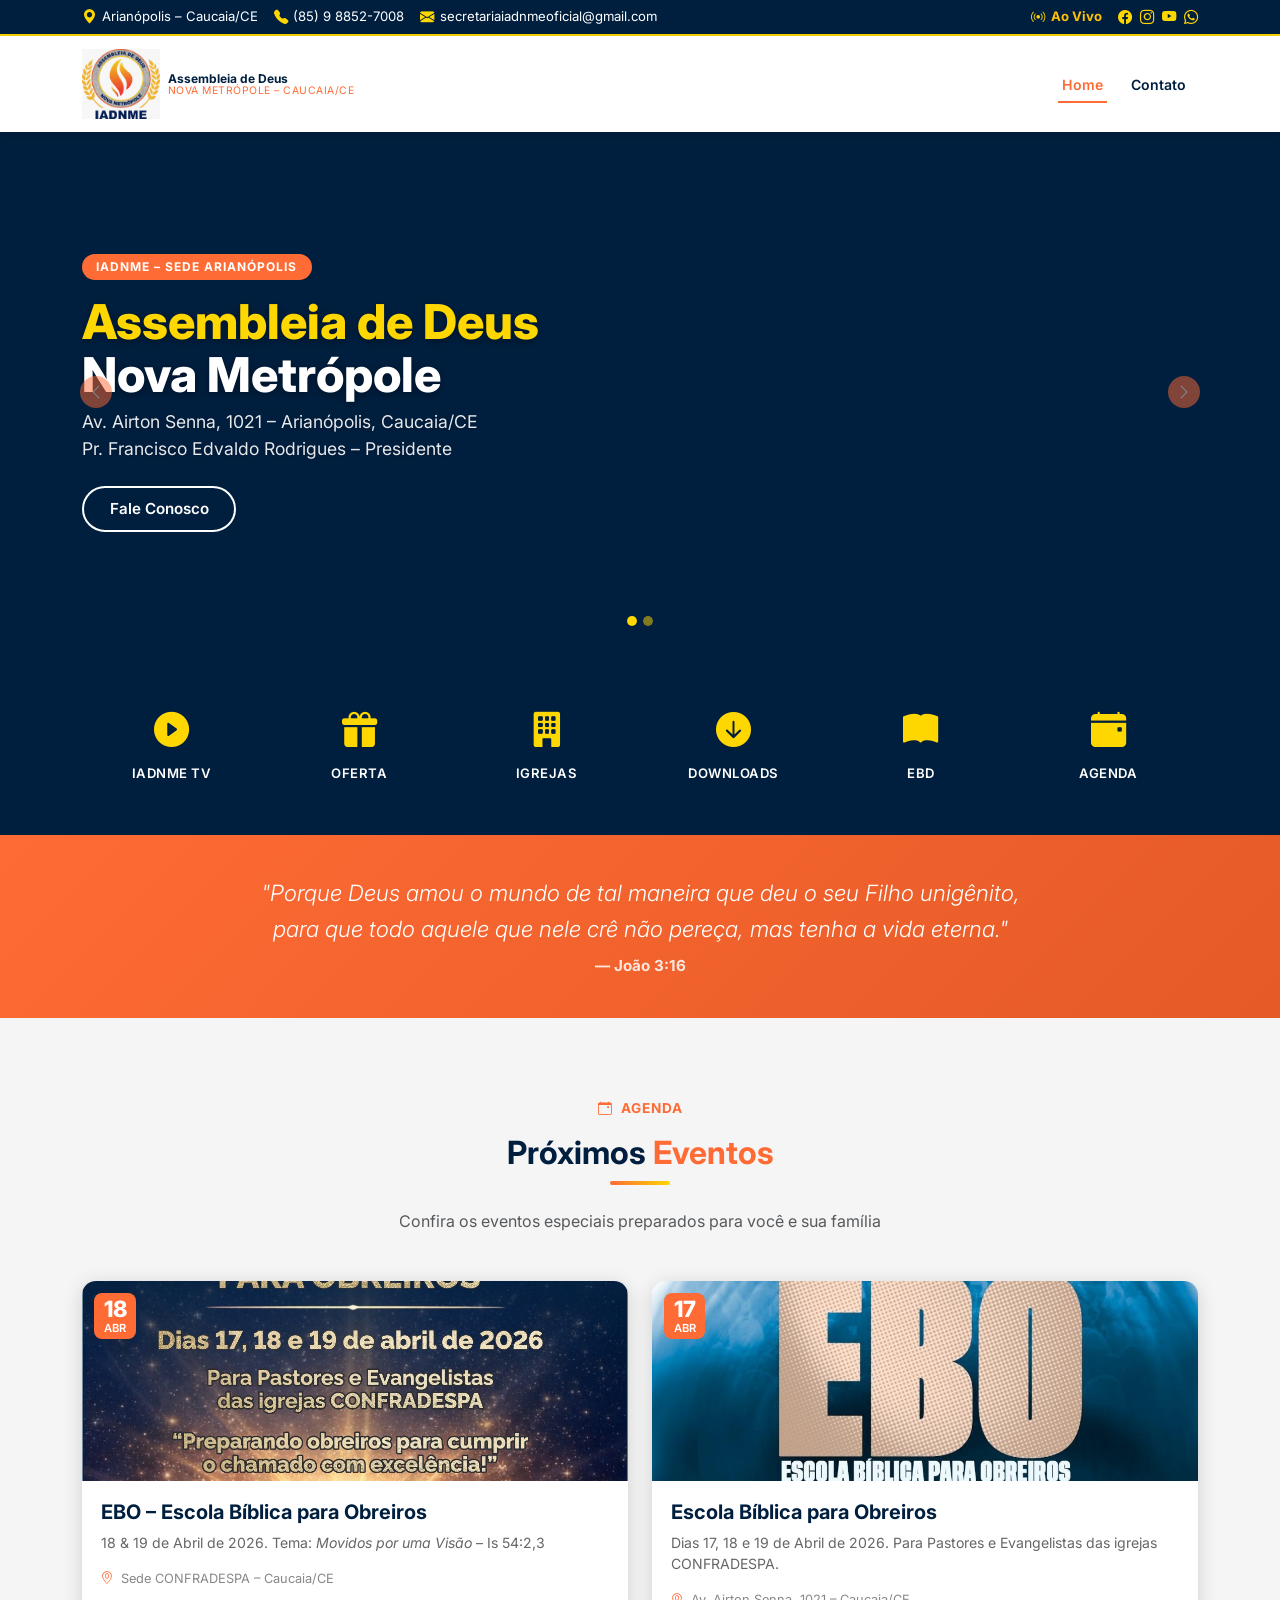
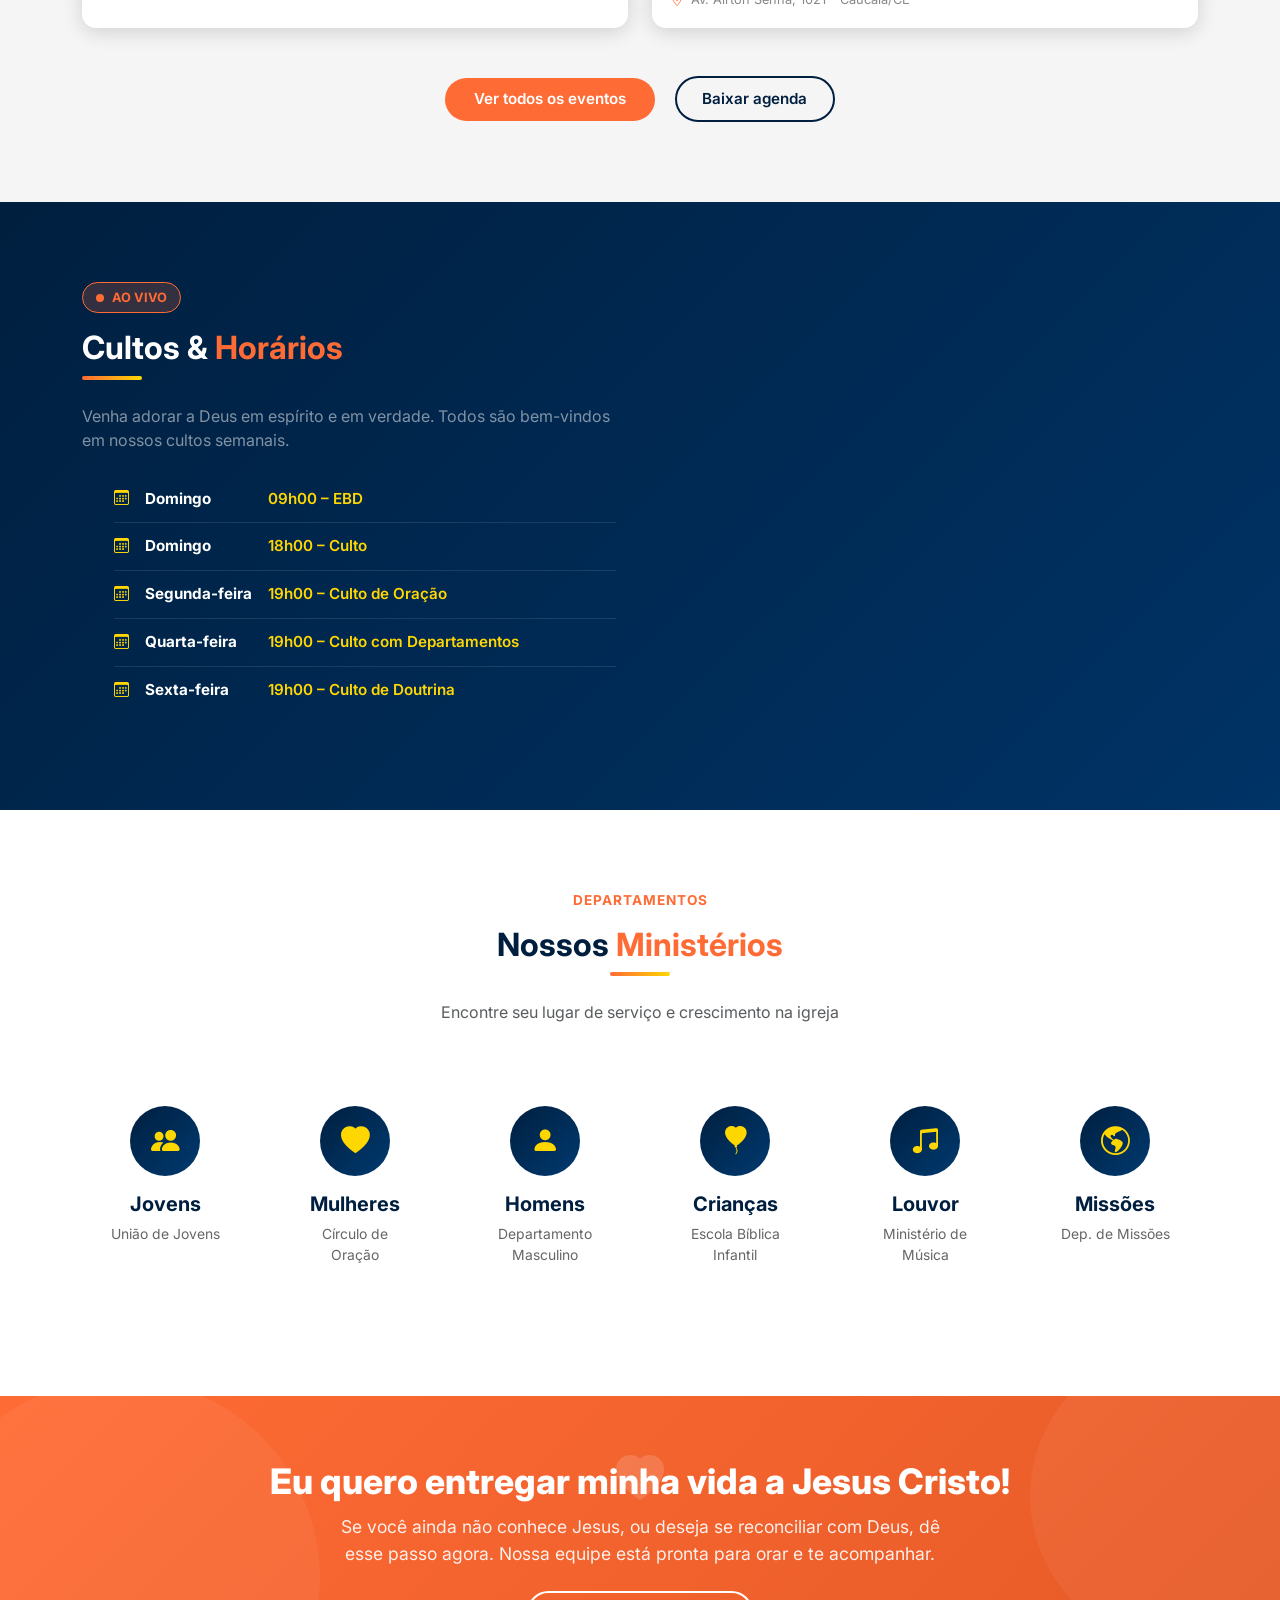
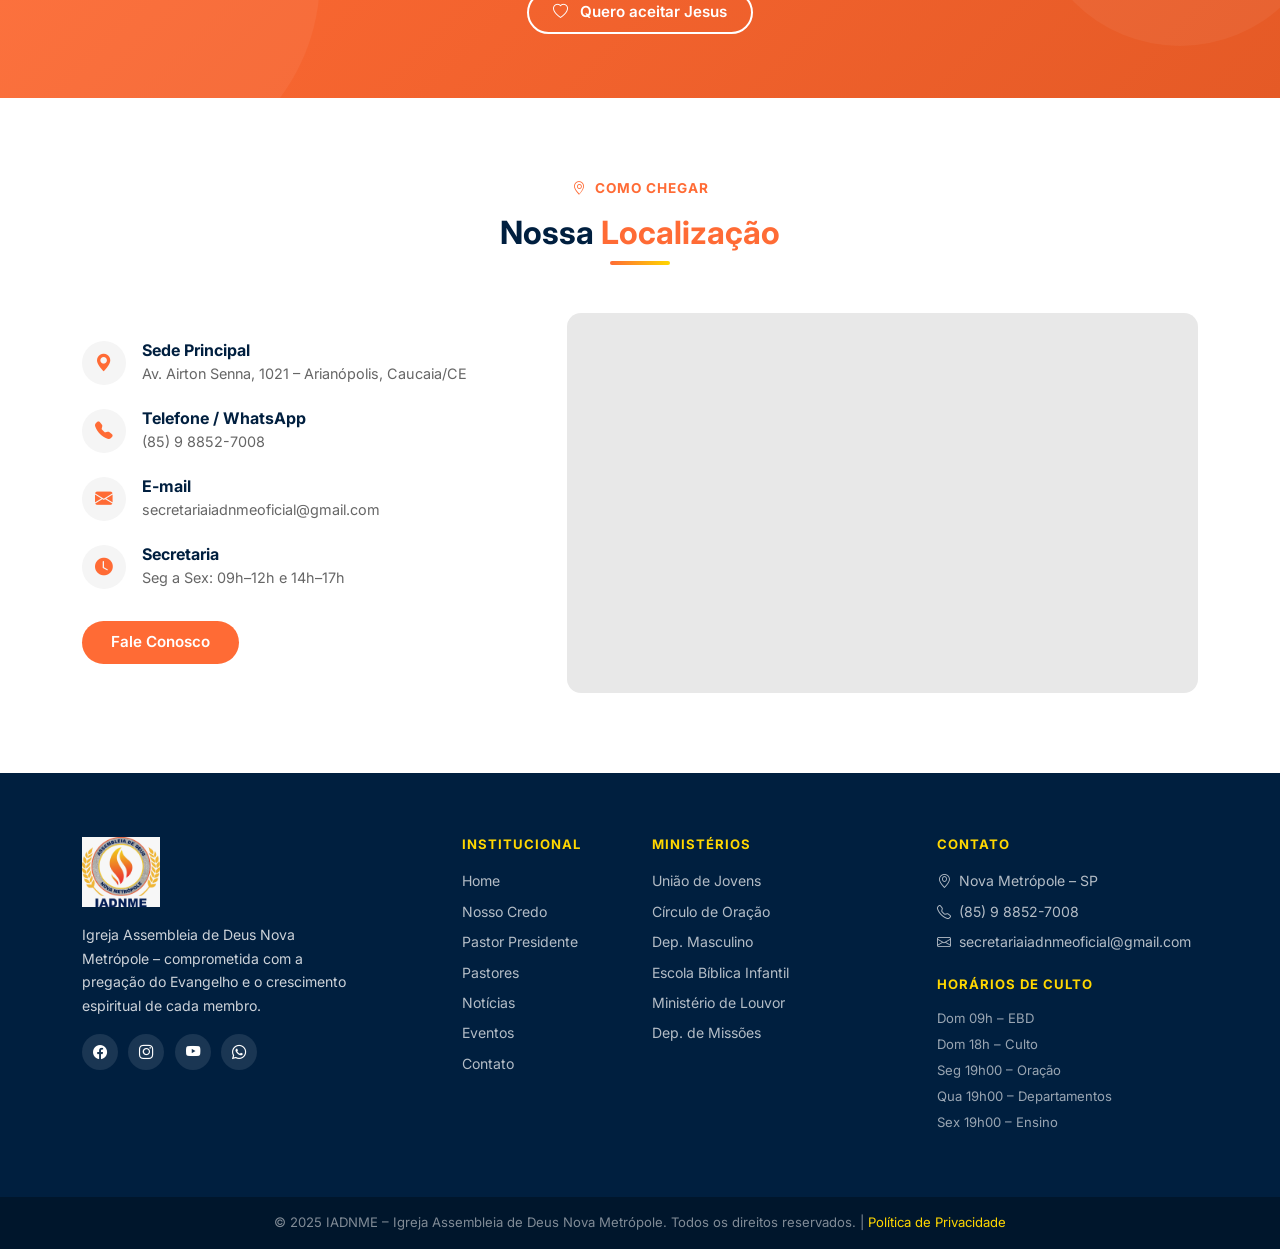
<file: index.html>
<!DOCTYPE html>
<html lang="pt-BR">
<head>
  <meta charset="UTF-8" />
  <meta name="viewport" content="width=device-width, initial-scale=1.0" />
  <title>IADNME – Igreja Assembleia de Deus Nova Metrópole</title>
  <meta name="description" content="Igreja Assembleia de Deus Nova Metrópole – Conservando a chama pentecostal." />

  <!-- Bootstrap 5 -->
  <link rel="stylesheet" href="https://cdn.jsdelivr.net/npm/bootstrap@5.3.3/dist/css/bootstrap.min.css" />
  <!-- Bootstrap Icons -->
  <link rel="stylesheet" href="https://cdn.jsdelivr.net/npm/bootstrap-icons@1.11.3/font/bootstrap-icons.min.css" />
  <!-- Google Fonts -->
  <link rel="preconnect" href="https://fonts.googleapis.com" />
  <link href="https://fonts.googleapis.com/css2?family=Inter:wght@300;400;600;700;800&display=swap" rel="stylesheet" />
  <!-- Custom CSS -->
  <link rel="stylesheet" href="css/style.css" />
  <style>
    body { font-family: 'Inter', sans-serif; }
  </style>
</head>
<body>

<!-- ====================== TOP BAR ====================== -->
<div id="topbar">
  <div class="container">
    <div class="d-flex flex-wrap justify-content-between align-items-center gap-2">
      <div class="d-flex flex-wrap gap-3">
        <span class="topbar-item"><i class="bi bi-geo-alt-fill"></i> Arianópolis – Caucaia/CE</span>
        <span class="topbar-item"><i class="bi bi-telephone-fill"></i> (85) 9 8852-7008</span>
        <span class="topbar-item"><i class="bi bi-envelope-fill"></i> secretariaiadnmeoficial@gmail.com</span>
      </div>
      <div class="d-flex align-items-center gap-3">
        <a href="culto-ao-vivo.html" class="topbar-item text-warning fw-bold">
          <i class="bi bi-broadcast"></i> Ao Vivo
        </a>
        <div class="d-flex gap-2">
          <a href="#"><i class="bi bi-facebook"></i></a>
          <a href="#"><i class="bi bi-instagram"></i></a>
          <a href="#"><i class="bi bi-youtube"></i></a>
          <a href="#"><i class="bi bi-whatsapp"></i></a>
        </div>
      </div>
    </div>
  </div>
</div>

<!-- ====================== NAVBAR ====================== -->
<nav id="mainNav" class="navbar navbar-expand-lg">
  <div class="container">
    <a class="navbar-brand d-flex align-items-center gap-2" href="index.html">
      <img src="img/logo.png"
           onerror="this.onerror=null;this.src='https://placehold.co/70x70/001F3F/FFD700?text=IADNME'"
           alt="Logo IADNME"
           style="height:70px;width:auto;" />
      <div class="brand-text d-none d-sm-block">
        <div class="brand-name">Assembleia de Deus</div>
        <div class="brand-sub">Nova Metrópole – Caucaia/CE</div>
      </div>
    </a>

    <button class="navbar-toggler border-0" type="button" data-bs-toggle="collapse" data-bs-target="#navMenu">
      <span class="navbar-toggler-icon"></span>
    </button>

    <div class="collapse navbar-collapse" id="navMenu">
      <ul class="navbar-nav ms-auto align-items-lg-center gap-lg-1">
        <li class="nav-item"><a class="nav-link active" href="index.html">Home</a></li>
      <!--  <li class="nav-item"><a class="nav-link" href="credo.html">Nosso Credo</a></li> 
        <li class="nav-item dropdown"> 
          <a class="nav-link dropdown-toggle" href="#" data-bs-toggle="dropdown">Liderança</a> 
          <ul class="dropdown-menu border-0 shadow">
            <li><a class="dropdown-item" href="pastor.html">Pastor Presidente</a></li>
            <li><a class="dropdown-item" href="pastores.html">Pastores</a></li> 
          </ul>
        </li> 
       <li class="nav-item"><a class="nav-link" href="noticias.html">Notícias</a></li> 
        <li class="nav-item"><a class="nav-link" href="eventos.html">Eventos</a></li> -->
        <li class="nav-item"><a class="nav-link" href="contato.html">Contato</a></li> 
      </ul>
    </div>
  </div>
</nav>

<!-- ====================== HERO CAROUSEL ====================== -->
<div id="heroCarousel" class="carousel slide carousel-fade" data-bs-ride="carousel" data-bs-interval="5000">
  <div class="carousel-indicators">
    <button type="button" data-bs-target="#heroCarousel" data-bs-slide-to="0" class="active"></button>
    <button type="button" data-bs-target="#heroCarousel" data-bs-slide-to="1"></button>
  </div>
  <div class="carousel-inner">
    <!-- Slide 1 -->
    <div class="carousel-item active">
      <div class="hero-slide hero-slide-1">
        <div class="container">
          <div class="hero-content">
            <span class="tag">IADNME – Sede Arianópolis</span>
            <h1><span>Assembleia de Deus</span><br>Nova Metrópole</h1>
            <p>Av. Airton Senna, 1021 – Arianópolis, Caucaia/CE<br>Pr. Francisco Edvaldo Rodrigues – Presidente</p>
            <div class="d-flex flex-wrap gap-3">
              <a href="contato.html" class="btn-outline-branco">Fale Conosco</a>
            </div>
          </div>
        </div>
      </div>
    </div>
    <!-- Slide 2 -->
    <div class="carousel-item">
      <div class="hero-slide hero-slide-2"></div>
    </div>
  </div>
  <button class="carousel-control-prev" type="button" data-bs-target="#heroCarousel" data-bs-slide="prev">
    <span class="carousel-control-prev-icon"></span>
  </button>
  <button class="carousel-control-next" type="button" data-bs-target="#heroCarousel" data-bs-slide="next">
    <span class="carousel-control-next-icon"></span>
  </button>
</div>

<!-- ====================== ACESSO RÁPIDO ====================== -->
<section id="acesso-rapido">
  <div class="container">
    <div class="row g-2 justify-content-center">
      <div class="col-6 col-sm-4 col-md-2">
        <a href="culto-ao-vivo.html" class="acesso-card">
          <i class="bi bi-play-circle-fill"></i>
          <span>IADNME TV</span>
        </a>
      </div>
      <div class="col-6 col-sm-4 col-md-2">
        <a href="#" class="acesso-card" data-bs-toggle="modal" data-bs-target="#modalJesus">
          <i class="bi bi-gift-fill"></i>
          <span>Oferta</span>
        </a>
      </div>
      <div class="col-6 col-sm-4 col-md-2">
        <a href="contato.html#localizacao" class="acesso-card">
          <i class="bi bi-building-fill"></i>
          <span>Igrejas</span>
        </a>
      </div>
      <div class="col-6 col-sm-4 col-md-2">
        <a href="#" class="acesso-card">
          <i class="bi bi-arrow-down-circle-fill"></i>
          <span>Downloads</span>
        </a>
      </div>
      <div class="col-6 col-sm-4 col-md-2">
        <a href="#" class="acesso-card">
          <i class="bi bi-book-fill"></i>
          <span>EBD</span>
        </a>
      </div>
      <div class="col-6 col-sm-4 col-md-2">
        <a href="eventos.html" class="acesso-card">
          <i class="bi bi-calendar-event-fill"></i>
          <span>Agenda</span>
        </a>
      </div>
    </div>
  </div>
</section>

<!-- ====================== VERSÍCULO ====================== -->
<section id="versiculo">
  <div class="container">
    <blockquote>
      "Porque Deus amou o mundo de tal maneira que deu o seu Filho unigênito, para que todo aquele que nele crê não pereça, mas tenha a vida eterna."
    </blockquote>
    <cite class="d-block mt-2">— João 3:16</cite>
  </div>
</section>

<!-- ====================== PRÓXIMOS EVENTOS ====================== -->
<section id="eventos">
  <div class="container">
    <div class="text-center mb-5">
      <p class="text-laranja fw-bold text-uppercase" style="font-size:.85rem;letter-spacing:1px;">
        <i class="bi bi-calendar-event me-1"></i> Agenda
      </p>
      <h2 class="section-title">Próximos <span>Eventos</span></h2>
      <div class="section-divider"></div>
      <p class="text-muted">Confira os eventos especiais preparados para você e sua família</p>
    </div>

    <div class="row g-4 justify-content-center">
      <!-- Evento 1 – EBO -->
      <div class="col-md-6">
        <div class="evento-card">
          <div class="card-img">
            <img src="img/evento-ebo-1.jpg"
                 onerror="this.onerror=null;this.src='https://placehold.co/600x400/001F3F/FFD700?text=EBO+2026'"
                 alt="EBO – Escola Bíblica para Obreiros" />
            <div class="card-date"><div class="dia">18</div><div class="mes">ABR</div></div>
          </div>
          <div class="card-body">
            <h5>EBO – Escola Bíblica para Obreiros</h5>
            <p>18 &amp; 19 de Abril de 2026. Tema: <em>Movidos por uma Visão</em> – Is 54:2,3</p>
            <div class="card-meta"><i class="bi bi-geo-alt text-laranja"></i> Sede CONFRADESPA – Caucaia/CE</div>
          </div>
        </div>
      </div>
      <!-- Evento 2 – EBO 2 -->
      <div class="col-md-6">
        <div class="evento-card">
          <div class="card-img">
            <img src="img/evento-ebo-2.jpg"
                 onerror="this.onerror=null;this.src='https://placehold.co/600x400/001434/C5A028?text=Escola+B%C3%ADblica'"
                 alt="Escola Bíblica para Obreiros" />
            <div class="card-date"><div class="dia">17</div><div class="mes">ABR</div></div>
          </div>
          <div class="card-body">
            <h5>Escola Bíblica para Obreiros</h5>
            <p>Dias 17, 18 e 19 de Abril de 2026. Para Pastores e Evangelistas das igrejas CONFRADESPA.</p>
            <div class="card-meta"><i class="bi bi-geo-alt text-laranja"></i> Av. Airton Senna, 1021 – Caucaia/CE</div>
          </div>
        </div>
      </div>
    </div>

    <div class="text-center mt-5">
      <a href="eventos.html" class="btn-laranja me-3">Ver todos os eventos</a>
      <a href="#" class="btn-outline-azul">Baixar agenda</a>
    </div>
  </div>
</section>

<!-- ====================== CULTO AO VIVO ====================== -->
<section id="culto-ao-vivo">
  <div class="container">
    <div class="row align-items-center g-5">
      <div class="col-lg-6">
        <div class="live-badge">
          <span class="dot"></span> Ao Vivo
        </div>
        <h2 class="section-title text-white">Cultos & <span class="text-dourado">Horários</span></h2>
        <div class="section-divider" style="margin-left:0;"></div>
        <p class="text-white-50 mb-4">
          Venha adorar a Deus em espírito e em verdade. Todos são bem-vindos em nossos cultos semanais.
        </p>
        <ul class="horarios-culto">
          <li>
            <i class="bi bi-calendar3"></i>
            <span class="dia-semana">Domingo</span>
            <span class="horario">09h00 – EBD</span>
          </li>
          <li>
            <i class="bi bi-calendar3"></i>
            <span class="dia-semana">Domingo</span>
            <span class="horario">18h00 – Culto</span>
          </li>
          <li>
            <i class="bi bi-calendar3"></i>
            <span class="dia-semana">Segunda-feira</span>
            <span class="horario">19h00 – Culto de Oração</span>
          </li>
          <li>
            <i class="bi bi-calendar3"></i>
            <span class="dia-semana">Quarta-feira</span>
            <span class="horario">19h00 – Culto com Departamentos</span>
          </li>
          <li>
            <i class="bi bi-calendar3"></i>
            <span class="dia-semana">Sexta-feira</span>
            <span class="horario">19h00 – Culto de Doutrina</span>
          </li>
        </ul>
       <!-- 
        <a href="culto-ao-vivo.html" class="btn-laranja mt-3">
          <i class="bi bi-play-circle me-1"></i> Assistir ao Vivo
        </a>
        
      </div>
      <div class="col-lg-6">
        <div class="video-placeholder">
          <div class="play-btn"><i class="bi bi-play-fill ms-1"></i></div>
          <p>Clique para assistir o último culto</p>
          <small class="text-white-50">Transmissão ao vivo todos os domingos às 19h</small>
        </div>
      </div>
      -->
    </div>
  </div>
</section>

<!-- ====================== MINISTÉRIOS ====================== -->
<section id="ministerios">
  <div class="container">
    <div class="text-center mb-5">
      <p class="text-laranja fw-bold text-uppercase" style="font-size:.85rem;letter-spacing:1px;">Departamentos</p>
      <h2 class="section-title">Nossos <span>Ministérios</span></h2>
      <div class="section-divider"></div>
      <p class="text-muted">Encontre seu lugar de serviço e crescimento na igreja</p>
    </div>
    <div class="row g-4">
      <div class="col-6 col-md-4 col-lg-2">
        <div class="ministerio-card">
          <div class="icon"><i class="bi bi-people-fill"></i></div>
          <h5>Jovens</h5>
          <p>União de Jovens</p>
        </div>
      </div>
      <div class="col-6 col-md-4 col-lg-2">
        <div class="ministerio-card">
          <div class="icon"><i class="bi bi-heart-fill"></i></div>
          <h5>Mulheres</h5>
          <p>Círculo de Oração</p>
        </div>
      </div>
      <div class="col-6 col-md-4 col-lg-2">
        <div class="ministerio-card">
          <div class="icon"><i class="bi bi-person-fill"></i></div>
          <h5>Homens</h5>
          <p>Departamento Masculino</p>
        </div>
      </div>
      <div class="col-6 col-md-4 col-lg-2">
        <div class="ministerio-card">
          <div class="icon"><i class="bi bi-balloon-heart-fill"></i></div>
          <h5>Crianças</h5>
          <p>Escola Bíblica Infantil</p>
        </div>
      </div>
      <div class="col-6 col-md-4 col-lg-2">
        <div class="ministerio-card">
          <div class="icon"><i class="bi bi-music-note-beamed"></i></div>
          <h5>Louvor</h5>
          <p>Ministério de Música</p>
        </div>
      </div>
      <div class="col-6 col-md-4 col-lg-2">
        <div class="ministerio-card">
          <div class="icon"><i class="bi bi-globe-americas"></i></div>
          <h5>Missões</h5>
          <p>Dep. de Missões</p>
        </div>
      </div>
    </div>
  </div>
</section>

<!-- ====================== CTA ENTREGA DE VIDA ====================== -->
<section id="cta-jesus">
  <div class="container position-relative">
    <i class="bi bi-heart-fill" style="font-size:3rem;opacity:.15;position:absolute;top:-1rem;left:50%;transform:translateX(-50%);"></i>
    <h2>Eu quero entregar minha vida a Jesus Cristo!</h2>
    <p>Se você ainda não conhece Jesus, ou deseja se reconciliar com Deus, dê esse passo agora. Nossa equipe está pronta para orar e te acompanhar.</p>
    <button class="btn-outline-branco px-4 py-2" data-bs-toggle="modal" data-bs-target="#modalJesus">
      <i class="bi bi-heart me-2"></i> Quero aceitar Jesus
    </button>
  </div>
</section>

<!-- ====================== LOCALIZAÇÃO ====================== -->
<section id="localizacao">
  <div class="container">
    <div class="text-center mb-5">
      <p class="text-laranja fw-bold text-uppercase" style="font-size:.85rem;letter-spacing:1px;">
        <i class="bi bi-geo-alt me-1"></i> Como chegar
      </p>
      <h2 class="section-title">Nossa <span>Localização</span></h2>
      <div class="section-divider"></div>
    </div>
    <div class="row align-items-center g-5">
      <div class="col-lg-5">
        <div class="endereco-item">
          <div class="icon"><i class="bi bi-geo-alt-fill"></i></div>
          <div>
            <h6>Sede Principal</h6>
            <p>Av. Airton Senna, 1021 – Arianópolis, Caucaia/CE</p>
          </div>
        </div>
        <div class="endereco-item">
          <div class="icon"><i class="bi bi-telephone-fill"></i></div>
          <div>
            <h6>Telefone / WhatsApp</h6>
            <p>(85) 9 8852-7008</p>
          </div>
        </div>
        <div class="endereco-item">
          <div class="icon"><i class="bi bi-envelope-fill"></i></div>
          <div>
            <h6>E-mail</h6>
            <p>secretariaiadnmeoficial@gmail.com</p>
          </div>
        </div>
        <div class="endereco-item">
          <div class="icon"><i class="bi bi-clock-fill"></i></div>
          <div>
            <h6>Secretaria</h6>
            <p>Seg a Sex: 09h–12h e 14h–17h</p>
          </div>
        </div>
        <a href="contato.html" class="btn-laranja mt-2">Fale Conosco</a>
      </div>
      <div class="col-lg-7">
        <div class="mapa-placeholder">
          <iframe
            src="https://maps.google.com/maps?q=Av.+Airton+Senna,+1021,+Arianópolis,+Caucaia,+CE,+Brasil&output=embed"
            allowfullscreen loading="lazy" referrerpolicy="no-referrer-when-downgrade"
            title="Localização da IADNME">
          </iframe>
        </div>
      </div>
    </div>
  </div>
</section>

<!-- ====================== FOOTER ====================== -->
<footer id="footer">
  <div class="container">
    <div class="row g-4">
      <div class="col-lg-4 col-md-6">
        <div class="footer-brand">
          <img src="img/logo.png"
               onerror="this.onerror=null;this.src='https://placehold.co/70x70/FFD700/001F3F?text=AD'"
               alt="Logo IADNME" />
          <p>Igreja Assembleia de Deus Nova Metrópole – comprometida com a pregação do Evangelho e o crescimento espiritual de cada membro.</p>
          <div class="social-icons mt-3">
            <a href="#" title="Facebook"><i class="bi bi-facebook"></i></a>
            <a href="#" title="Instagram"><i class="bi bi-instagram"></i></a>
            <a href="#" title="YouTube"><i class="bi bi-youtube"></i></a>
            <a href="#" title="WhatsApp"><i class="bi bi-whatsapp"></i></a>
          </div>
        </div>
      </div>
      <div class="col-lg-2 col-md-6 col-6">
        <h6>Institucional</h6>
        <ul>
          <li><a href="index.html">Home</a></li>
          <li><a href="credo.html">Nosso Credo</a></li> 
          <li><a href="pastor.html">Pastor Presidente</a></li>
          <li><a href="pastores.html">Pastores</a></li>
          <li><a href="noticias.html">Notícias</a></li> 
          <li><a href="eventos.html">Eventos</a></li>
          <li><a href="contato.html">Contato</a></li> 
        </ul>
      </div>
      <div class="col-lg-3 col-md-6 col-6">
        <h6>Ministérios</h6>
        <ul>
          <li><a href="#">União de Jovens</a></li>
          <li><a href="#">Círculo de Oração</a></li>
          <li><a href="#">Dep. Masculino</a></li>
          <li><a href="#">Escola Bíblica Infantil</a></li>
          <li><a href="#">Ministério de Louvor</a></li>
          <li><a href="#">Dep. de Missões</a></li>
        </ul>
      </div>
      <div class="col-lg-3 col-md-6">
        <h6>Contato</h6>
        <ul>
          <li><a href="#"><i class="bi bi-geo-alt me-1"></i> Nova Metrópole – SP</a></li>
          <li><a href="#"><i class="bi bi-telephone me-1"></i> (85) 9 8852-7008</a></li>
          <li><a href="#"><i class="bi bi-envelope me-1"></i> secretariaiadnmeoficial@gmail.com</a></li>
        </ul>
        <h6 class="mt-4">Horários de Culto</h6>
        <ul style="font-size:.82rem;color:rgba(255,255,255,.6);">
          <li>Dom 09h – EBD</li>
          <li>Dom 18h – Culto</li>
          <li>Seg 19h00 – Oração</li>
          <li>Qua 19h00 – Departamentos</li>
          <li>Sex 19h00 – Ensino</li>
        </ul>
      </div>
    </div>
  </div>
  <div class="footer-bottom">
    <div class="container">
      © 2025 IADNME – Igreja Assembleia de Deus Nova Metrópole. Todos os direitos reservados. |
      <a href="#">Política de Privacidade</a>
    </div>
  </div>
</footer>

<!-- ====================== MODAL ENTREGA DE VIDA ====================== -->
<div class="modal fade" id="modalJesus" tabindex="-1" aria-labelledby="modalJesusLabel" aria-hidden="true">
  <div class="modal-dialog modal-dialog-centered">
    <div class="modal-content border-0 shadow">
      <div class="modal-header">
        <h5 class="modal-title fw-bold" id="modalJesusLabel">
          <i class="bi bi-heart-fill me-2"></i> Quero Aceitar Jesus!
        </h5>
        <button type="button" class="btn-close" data-bs-dismiss="modal"></button>
      </div>
      <div class="modal-body p-4">
        <p class="text-muted mb-4">Preencha os dados abaixo e nossa equipe entrará em contato para acompanhar você nessa decisão.</p>
        <form id="formJesus">
          <div class="mb-3">
            <label for="jesusNome" class="form-label fw-semibold">Nome completo *</label>
            <input type="text" class="form-control" id="jesusNome" placeholder="Seu nome" required />
          </div>
          <div class="mb-3">
            <label for="jesusPhone" class="form-label fw-semibold">WhatsApp</label>
            <input type="tel" class="form-control" id="jesusPhone" placeholder="(85) 9 8852-7008" />
          </div>
          <div class="mb-3">
            <label for="jesusEmail" class="form-label fw-semibold">E-mail</label>
            <input type="email" class="form-control" id="jesusEmail" placeholder="secretariaiadnmeoficial@gmail.com" />
          </div>
          <div class="mb-4">
            <label for="jesusMsg" class="form-label fw-semibold">Mensagem (opcional)</label>
            <textarea class="form-control" id="jesusMsg" rows="3" placeholder="Escreva sua mensagem..."></textarea>
          </div>
          <button type="submit" class="btn-laranja w-100 py-2">
            <i class="bi bi-heart me-2"></i> Quero Aceitar Jesus!
          </button>
        </form>
      </div>
    </div>
  </div>
</div>

<!-- ====================== SCROLL TO TOP ====================== -->
<button id="scrollTop" title="Voltar ao topo"><i class="bi bi-chevron-up"></i></button>

<!-- Bootstrap JS -->
<script src="https://cdn.jsdelivr.net/npm/bootstrap@5.3.3/dist/js/bootstrap.bundle.min.js"></script>
<!-- Custom JS -->
<script src="js/main.js"></script>
</body>
</html>
</file>
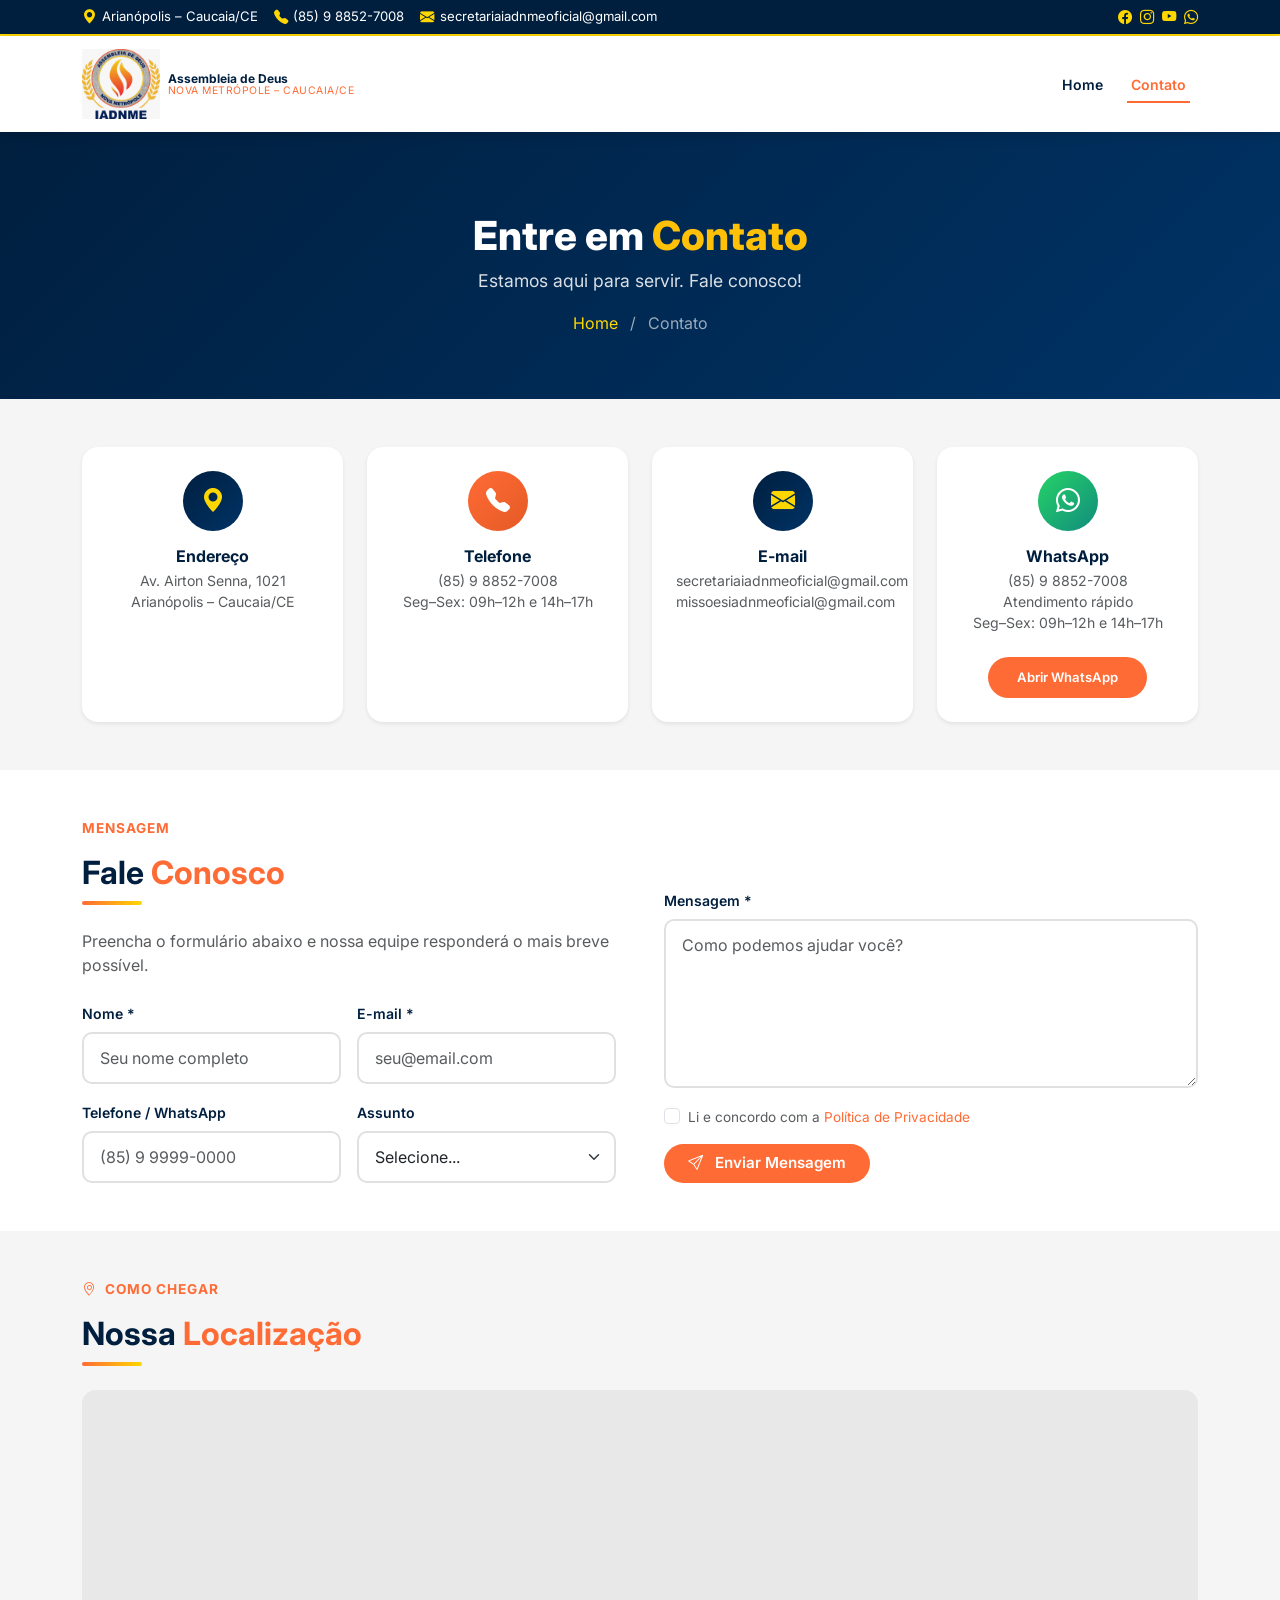
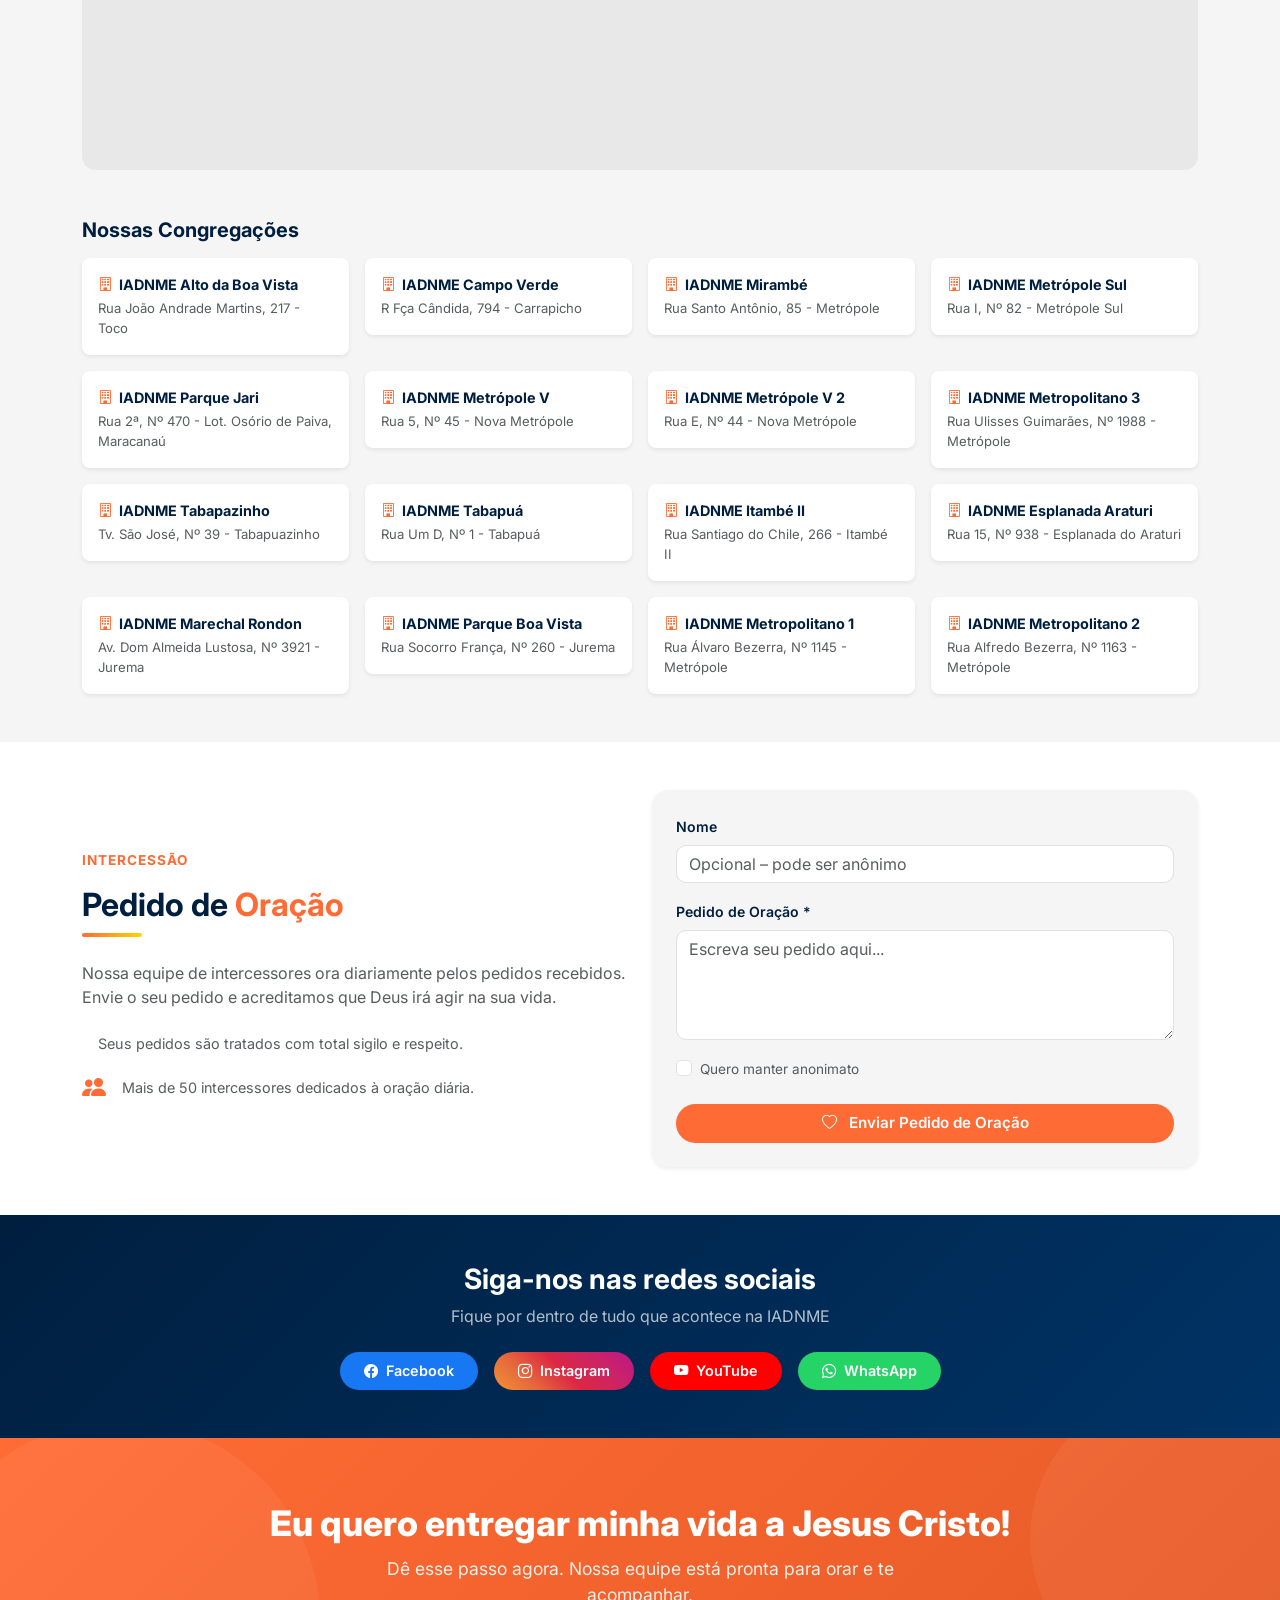
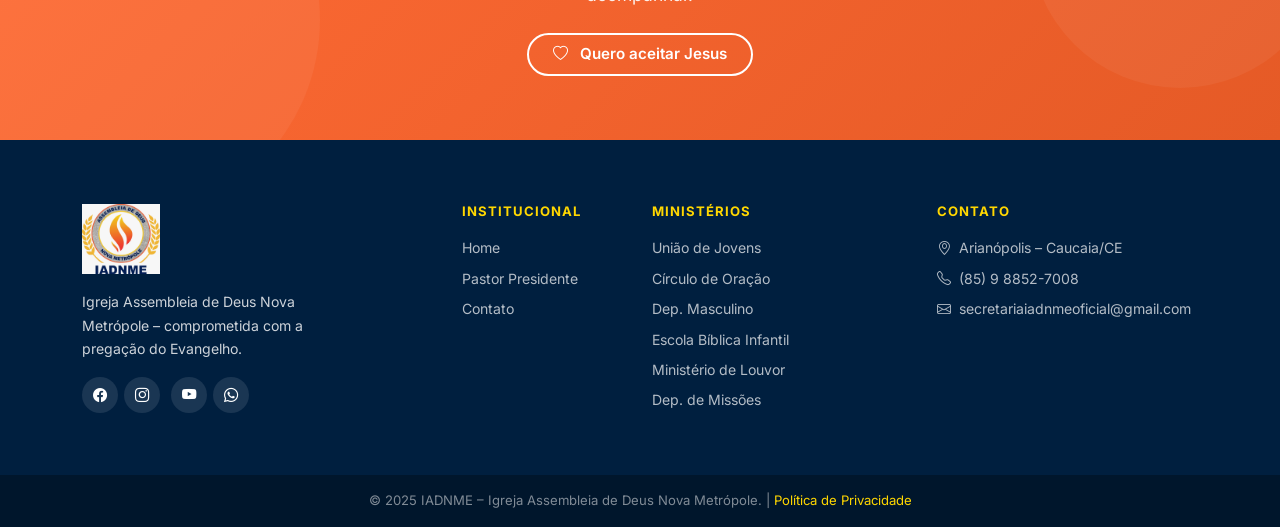
<file: contato.html>
<!DOCTYPE html>
<html lang="pt-BR">
<head>
  <meta charset="UTF-8" />
  <meta name="viewport" content="width=device-width, initial-scale=1.0" />
  <title>Contato – IADNME</title>
  <link rel="stylesheet" href="https://cdn.jsdelivr.net/npm/bootstrap@5.3.3/dist/css/bootstrap.min.css" />
  <link rel="stylesheet" href="https://cdn.jsdelivr.net/npm/bootstrap-icons@1.11.3/font/bootstrap-icons.min.css" />
  <link href="https://fonts.googleapis.com/css2?family=Inter:wght@300;400;600;700;800&display=swap" rel="stylesheet" />
  <link rel="stylesheet" href="css/style.css" />
  <style>body { font-family: 'Inter', sans-serif; }</style>
</head>
<body>

<!-- TOP BAR -->
<div id="topbar">
  <div class="container">
    <div class="d-flex flex-wrap justify-content-between align-items-center gap-2">
      <div class="d-flex flex-wrap gap-3">
        <span class="topbar-item"><i class="bi bi-geo-alt-fill"></i> Arianópolis – Caucaia/CE</span>
        <span class="topbar-item"><i class="bi bi-telephone-fill"></i> (85) 9 8852-7008</span>
        <span class="topbar-item"><i class="bi bi-envelope-fill"></i> secretariaiadnmeoficial@gmail.com</span>
      </div>
      <div class="d-flex align-items-center gap-3">
        <div class="d-flex gap-2">
          <a href="#"><i class="bi bi-facebook"></i></a><a href="#"><i class="bi bi-instagram"></i></a>
          <a href="#"><i class="bi bi-youtube"></i></a><a href="#"><i class="bi bi-whatsapp"></i></a>
        </div>
      </div>
    </div>
  </div>
</div>

<!-- NAVBAR -->
<nav id="mainNav" class="navbar navbar-expand-lg">
  <div class="container">
    <a class="navbar-brand d-flex align-items-center gap-2" href="index.html">
      <img src="img/logo.png" onerror="this.onerror=null;this.src='https://placehold.co/70x70/001F3F/FFD700?text=IADNME'" style="height:70px;width:auto;" alt="Logo IADNME" />
      <div class="brand-text d-none d-sm-block"><div class="brand-name">Assembleia de Deus</div><div class="brand-sub">Nova Metrópole – Caucaia/CE</div></div>
    </a>
    <button class="navbar-toggler border-0" type="button" data-bs-toggle="collapse" data-bs-target="#navMenu"><span class="navbar-toggler-icon"></span></button>
    <div class="collapse navbar-collapse" id="navMenu">
      <ul class="navbar-nav ms-auto align-items-lg-center gap-lg-1">
        <li class="nav-item"><a class="nav-link" href="index.html">Home</a></li>
        <li class="nav-item"><a class="nav-link active" href="contato.html">Contato</a></li>
      </ul>
    </div>
  </div>
</nav>

<!-- PAGE HERO -->
<section class="page-hero">
  <div class="container">
    <h1>Entre em <span class="text-warning">Contato</span></h1>
    <p class="mt-2">Estamos aqui para servir. Fale conosco!</p>
    <div class="breadcrumb-custom">
      <a href="index.html">Home</a> <span class="mx-2">/</span> <span>Contato</span>
    </div>
  </div>
</section>

<!-- CARDS DE CONTATO -->
<section class="py-5 bg-cinza">
  <div class="container">
    <div class="row g-4 justify-content-center">
      <div class="col-sm-6 col-lg-3">
        <div class="text-center p-4 rounded-4 bg-white shadow-sm h-100">
          <div style="width:60px;height:60px;background:linear-gradient(135deg,#001F3F,#003366);border-radius:50%;display:flex;align-items:center;justify-content:center;margin:0 auto 1rem;font-size:1.5rem;color:#FFD700;">
            <i class="bi bi-geo-alt-fill"></i>
          </div>
          <h6 class="fw-bold text-azul mb-1">Endereço</h6>
          <p class="text-muted" style="font-size:.88rem;">Av. Airton Senna, 1021<br>Arianópolis – Caucaia/CE</p>
        </div>
      </div>
      <div class="col-sm-6 col-lg-3">
        <div class="text-center p-4 rounded-4 bg-white shadow-sm h-100">
          <div style="width:60px;height:60px;background:linear-gradient(135deg,#FF6B35,#e55a26);border-radius:50%;display:flex;align-items:center;justify-content:center;margin:0 auto 1rem;font-size:1.5rem;color:#fff;">
            <i class="bi bi-telephone-fill"></i>
          </div>
          <h6 class="fw-bold text-azul mb-1">Telefone</h6>
          <p class="text-muted" style="font-size:.88rem;">(85) 9 8852-7008<br>Seg–Sex: 09h–12h e 14h–17h</p>
        </div>
      </div>
      <div class="col-sm-6 col-lg-3">
        <div class="text-center p-4 rounded-4 bg-white shadow-sm h-100">
          <div style="width:60px;height:60px;background:linear-gradient(135deg,#001F3F,#003366);border-radius:50%;display:flex;align-items:center;justify-content:center;margin:0 auto 1rem;font-size:1.5rem;color:#FFD700;">
            <i class="bi bi-envelope-fill"></i>
          </div>
          <h6 class="fw-bold text-azul mb-1">E-mail</h6>
          <p class="text-muted" style="font-size:.88rem;">secretariaiadnmeoficial@gmail.com<br>missoesiadnmeoficial@gmail.com</p>
        </div>
      </div>
      <div class="col-sm-6 col-lg-3">
        <div class="text-center p-4 rounded-4 bg-white shadow-sm h-100">
          <div style="width:60px;height:60px;background:linear-gradient(135deg,#25D366,#128C7E);border-radius:50%;display:flex;align-items:center;justify-content:center;margin:0 auto 1rem;font-size:1.5rem;color:#fff;">
            <i class="bi bi-whatsapp"></i>
          </div>
          <h6 class="fw-bold text-azul mb-1">WhatsApp</h6>
          <p class="text-muted" style="font-size:.88rem;">(85) 9 8852-7008<br>Atendimento rápido<br>Seg–Sex: 09h–12h e 14h–17h</p>
          <a href="#" class="btn-laranja mt-2" style="font-size:.82rem;">Abrir WhatsApp</a>
        </div>
      </div>
    </div>
  </div>
</section>

<!-- FORMULÁRIO -->
<section class="py-5">
  <div class="container">
    <div class="row g-5">
      <!-- Lado esquerdo: título + campos -->
      <div class="col-lg-6">
        <p class="text-laranja fw-bold text-uppercase" style="font-size:.85rem;letter-spacing:1px;">Mensagem</p>
        <h2 class="section-title">Fale <span>Conosco</span></h2>
        <div class="section-divider" style="margin-left:0;"></div>
        <p class="text-muted mb-4">Preencha o formulário abaixo e nossa equipe responderá o mais breve possível.</p>
        <div class="row g-3">
          <div class="col-sm-6">
            <label class="form-label fw-semibold" style="font-size:.88rem;color:#001F3F;">Nome *</label>
            <input type="text" class="form-control" placeholder="Seu nome completo" required
              style="border:2px solid #e0e0e0;border-radius:10px;padding:.75rem 1rem;" />
          </div>
          <div class="col-sm-6">
            <label class="form-label fw-semibold" style="font-size:.88rem;color:#001F3F;">E-mail *</label>
            <input type="email" class="form-control" placeholder="seu@email.com" required
              style="border:2px solid #e0e0e0;border-radius:10px;padding:.75rem 1rem;" />
          </div>
          <div class="col-sm-6">
            <label class="form-label fw-semibold" style="font-size:.88rem;color:#001F3F;">Telefone / WhatsApp</label>
            <input type="tel" class="form-control" placeholder="(85) 9 9999-0000"
              style="border:2px solid #e0e0e0;border-radius:10px;padding:.75rem 1rem;" />
          </div>
          <div class="col-sm-6">
            <label class="form-label fw-semibold" style="font-size:.88rem;color:#001F3F;">Assunto</label>
            <select class="form-select" style="border:2px solid #e0e0e0;border-radius:10px;padding:.75rem 1rem;">
              <option value="">Selecione...</option>
              <option>Informações gerais</option>
              <option>Pastoreio / Aconselhamento</option>
              <option>Pedido de oração</option>
              <option>Eventos / Reservas</option>
              <option>Missões</option>
              <option>Outros</option>
            </select>
          </div>
        </div>
      </div>
      <!-- Lado direito: mensagem + botão -->
      <div class="col-lg-6 d-flex flex-column">
        <label class="form-label fw-semibold mt-lg-5 pt-lg-4" style="font-size:.88rem;color:#001F3F;">Mensagem *</label>
        <textarea class="form-control flex-grow-1 mb-3" rows="5" placeholder="Como podemos ajudar você?" required
          style="border:2px solid #e0e0e0;border-radius:10px;padding:.75rem 1rem;min-height:160px;"></textarea>
        <div class="form-check mb-3">
          <input class="form-check-input" type="checkbox" id="privCheck" required />
          <label class="form-check-label text-muted" for="privCheck" style="font-size:.85rem;">
            Li e concordo com a <a href="#" class="text-laranja">Política de Privacidade</a>
          </label>
        </div>
        <div>
          <button type="submit" class="btn-laranja px-4 py-2">
            <i class="bi bi-send me-2"></i> Enviar Mensagem
          </button>
        </div>
      </div>
    </div>
  </div>
</section>

<!-- MAPA -->
<section id="localizacao" class="py-5 bg-cinza">
  <div class="container">
    <p class="text-laranja fw-bold text-uppercase" style="font-size:.85rem;letter-spacing:1px;">
      <i class="bi bi-geo-alt me-1"></i> Como chegar
    </p>
    <h2 class="section-title">Nossa <span>Localização</span></h2>
    <div class="section-divider" style="margin-left:0;"></div>
    <div class="mapa-placeholder mt-4">
      <iframe
        src="https://maps.google.com/maps?q=Av.+Airton+Senna,+1021,+Arianópolis,+Caucaia,+CE,+Brasil&output=embed"
        allowfullscreen loading="lazy" referrerpolicy="no-referrer-when-downgrade"
        title="Localização IADNME"></iframe>
    </div>

    <!-- Nossas Congregações -->
    <h5 class="fw-bold text-azul mt-5 mb-3">Nossas Congregações</h5>
    <div class="row g-3">
      <div class="col-sm-6 col-lg-3">
        <div class="p-3 rounded-3 bg-white shadow-sm">
          <div class="fw-bold text-azul" style="font-size:.9rem;"><i class="bi bi-building text-laranja me-1"></i> IADNME Alto da Boa Vista</div>
          <div class="text-muted" style="font-size:.82rem;margin-top:.25rem;">Rua João Andrade Martins, 217 - Toco</div>
        </div>
      </div>
      <div class="col-sm-6 col-lg-3">
        <div class="p-3 rounded-3 bg-white shadow-sm">
          <div class="fw-bold text-azul" style="font-size:.9rem;"><i class="bi bi-building text-laranja me-1"></i> IADNME Campo Verde</div>
          <div class="text-muted" style="font-size:.82rem;margin-top:.25rem;">R Fça Cândida, 794 - Carrapicho</div>
        </div>
      </div>
      <div class="col-sm-6 col-lg-3">
        <div class="p-3 rounded-3 bg-white shadow-sm">
          <div class="fw-bold text-azul" style="font-size:.9rem;"><i class="bi bi-building text-laranja me-1"></i> IADNME Mirambé</div>
          <div class="text-muted" style="font-size:.82rem;margin-top:.25rem;">Rua Santo Antônio, 85 - Metrópole</div>
        </div>
      </div>
      <div class="col-sm-6 col-lg-3">
        <div class="p-3 rounded-3 bg-white shadow-sm">
          <div class="fw-bold text-azul" style="font-size:.9rem;"><i class="bi bi-building text-laranja me-1"></i> IADNME Metrópole Sul</div>
          <div class="text-muted" style="font-size:.82rem;margin-top:.25rem;">Rua I, Nº 82 - Metrópole Sul</div>
        </div>
      </div>
      <div class="col-sm-6 col-lg-3">
        <div class="p-3 rounded-3 bg-white shadow-sm">
          <div class="fw-bold text-azul" style="font-size:.9rem;"><i class="bi bi-building text-laranja me-1"></i> IADNME Parque Jari</div>
          <div class="text-muted" style="font-size:.82rem;margin-top:.25rem;">Rua 2ª, Nº 470 - Lot. Osório de Paiva, Maracanaú</div>
        </div>
      </div>
      <div class="col-sm-6 col-lg-3">
        <div class="p-3 rounded-3 bg-white shadow-sm">
          <div class="fw-bold text-azul" style="font-size:.9rem;"><i class="bi bi-building text-laranja me-1"></i> IADNME Metrópole V</div>
          <div class="text-muted" style="font-size:.82rem;margin-top:.25rem;">Rua 5, Nº 45 - Nova Metrópole</div>
        </div>
      </div>
      <div class="col-sm-6 col-lg-3">
        <div class="p-3 rounded-3 bg-white shadow-sm">
          <div class="fw-bold text-azul" style="font-size:.9rem;"><i class="bi bi-building text-laranja me-1"></i> IADNME Metrópole V 2</div>
          <div class="text-muted" style="font-size:.82rem;margin-top:.25rem;">Rua E, Nº 44 - Nova Metrópole</div>
        </div>
      </div>
      <div class="col-sm-6 col-lg-3">
        <div class="p-3 rounded-3 bg-white shadow-sm">
          <div class="fw-bold text-azul" style="font-size:.9rem;"><i class="bi bi-building text-laranja me-1"></i> IADNME Metropolitano 3</div>
          <div class="text-muted" style="font-size:.82rem;margin-top:.25rem;">Rua Ulisses Guimarães, Nº 1988 - Metrópole</div>
        </div>
      </div>
      <div class="col-sm-6 col-lg-3">
        <div class="p-3 rounded-3 bg-white shadow-sm">
          <div class="fw-bold text-azul" style="font-size:.9rem;"><i class="bi bi-building text-laranja me-1"></i> IADNME Tabapazinho</div>
          <div class="text-muted" style="font-size:.82rem;margin-top:.25rem;">Tv. São José, Nº 39 - Tabapuazinho</div>
        </div>
      </div>
      <div class="col-sm-6 col-lg-3">
        <div class="p-3 rounded-3 bg-white shadow-sm">
          <div class="fw-bold text-azul" style="font-size:.9rem;"><i class="bi bi-building text-laranja me-1"></i> IADNME Tabapuá</div>
          <div class="text-muted" style="font-size:.82rem;margin-top:.25rem;">Rua Um D, Nº 1 - Tabapuá</div>
        </div>
      </div>
      <div class="col-sm-6 col-lg-3">
        <div class="p-3 rounded-3 bg-white shadow-sm">
          <div class="fw-bold text-azul" style="font-size:.9rem;"><i class="bi bi-building text-laranja me-1"></i> IADNME Itambé II</div>
          <div class="text-muted" style="font-size:.82rem;margin-top:.25rem;">Rua Santiago do Chile, 266 - Itambé II</div>
        </div>
      </div>
      <div class="col-sm-6 col-lg-3">
        <div class="p-3 rounded-3 bg-white shadow-sm">
          <div class="fw-bold text-azul" style="font-size:.9rem;"><i class="bi bi-building text-laranja me-1"></i> IADNME Esplanada Araturi</div>
          <div class="text-muted" style="font-size:.82rem;margin-top:.25rem;">Rua 15, Nº 938 - Esplanada do Araturi</div>
        </div>
      </div>
      <div class="col-sm-6 col-lg-3">
        <div class="p-3 rounded-3 bg-white shadow-sm">
          <div class="fw-bold text-azul" style="font-size:.9rem;"><i class="bi bi-building text-laranja me-1"></i> IADNME Marechal Rondon</div>
          <div class="text-muted" style="font-size:.82rem;margin-top:.25rem;">Av. Dom Almeida Lustosa, Nº 3921 - Jurema</div>
        </div>
      </div>
      <div class="col-sm-6 col-lg-3">
        <div class="p-3 rounded-3 bg-white shadow-sm">
          <div class="fw-bold text-azul" style="font-size:.9rem;"><i class="bi bi-building text-laranja me-1"></i> IADNME Parque Boa Vista</div>
          <div class="text-muted" style="font-size:.82rem;margin-top:.25rem;">Rua Socorro França, Nº 260 - Jurema</div>
        </div>
      </div>
      <div class="col-sm-6 col-lg-3">
        <div class="p-3 rounded-3 bg-white shadow-sm">
          <div class="fw-bold text-azul" style="font-size:.9rem;"><i class="bi bi-building text-laranja me-1"></i> IADNME Metropolitano 1</div>
          <div class="text-muted" style="font-size:.82rem;margin-top:.25rem;">Rua Álvaro Bezerra, Nº 1145 - Metrópole</div>
        </div>
      </div>
      <div class="col-sm-6 col-lg-3">
        <div class="p-3 rounded-3 bg-white shadow-sm">
          <div class="fw-bold text-azul" style="font-size:.9rem;"><i class="bi bi-building text-laranja me-1"></i> IADNME Metropolitano 2</div>
          <div class="text-muted" style="font-size:.82rem;margin-top:.25rem;">Rua Alfredo Bezerra, Nº 1163 - Metrópole</div>
        </div>
      </div>
    </div>
  </div>
</section>

<!-- PEDIDO DE ORAÇÃO -->
<section class="py-5">
  <div class="container">
    <div class="row align-items-center g-4">
      <div class="col-lg-6">
        <p class="text-laranja fw-bold text-uppercase" style="font-size:.85rem;letter-spacing:1px;">Intercessão</p>
        <h2 class="section-title">Pedido de <span>Oração</span></h2>
        <div class="section-divider" style="margin-left:0;"></div>
        <p class="text-muted mb-4">Nossa equipe de intercessores ora diariamente pelos pedidos recebidos. Envie o seu pedido e acreditamos que Deus irá agir na sua vida.</p>
        <div class="d-flex align-items-center gap-3 mb-3">
          <i class="bi bi-shield-check-fill text-laranja fs-4"></i>
          <span class="text-muted" style="font-size:.9rem;">Seus pedidos são tratados com total sigilo e respeito.</span>
        </div>
        <div class="d-flex align-items-center gap-3">
          <i class="bi bi-people-fill text-laranja fs-4"></i>
          <span class="text-muted" style="font-size:.9rem;">Mais de 50 intercessores dedicados à oração diária.</span>
        </div>
      </div>
      <div class="col-lg-6">
        <div class="p-4 rounded-4 bg-cinza shadow-sm">
          <form>
            <div class="mb-3">
              <label class="form-label fw-semibold" style="font-size:.88rem;color:#001F3F;">Nome</label>
              <input type="text" class="form-control" placeholder="Opcional – pode ser anônimo" style="border-radius:10px;" />
            </div>
            <div class="mb-3">
              <label class="form-label fw-semibold" style="font-size:.88rem;color:#001F3F;">Pedido de Oração *</label>
              <textarea class="form-control" rows="4" placeholder="Escreva seu pedido aqui..." required style="border-radius:10px;"></textarea>
            </div>
            <div class="mb-4">
              <div class="form-check">
                <input class="form-check-input" type="checkbox" id="anonCheck" />
                <label class="form-check-label text-muted" for="anonCheck" style="font-size:.85rem;">Quero manter anonimato</label>
              </div>
            </div>
            <button type="submit" class="btn-laranja w-100 py-2">
              <i class="bi bi-heart me-2"></i> Enviar Pedido de Oração
            </button>
          </form>
        </div>
      </div>
    </div>
  </div>
</section>

<!-- REDES SOCIAIS -->
<section class="py-5" style="background:linear-gradient(135deg,#001F3F,#003366);">
  <div class="container text-center">
    <h3 class="fw-bold text-white mb-2">Siga-nos nas redes sociais</h3>
    <p class="mb-4" style="color:rgba(255,255,255,.7);">Fique por dentro de tudo que acontece na IADNME</p>
    <div class="d-flex justify-content-center flex-wrap gap-3">
      <a href="#" class="d-flex align-items-center gap-2 px-4 py-2 rounded-pill fw-semibold" style="background:#1877F2;color:#fff;font-size:.9rem;">
        <i class="bi bi-facebook"></i> Facebook
      </a>
      <a href="#" class="d-flex align-items-center gap-2 px-4 py-2 rounded-pill fw-semibold" style="background:linear-gradient(45deg,#f09433,#e6683c,#dc2743,#cc2366,#bc1888);color:#fff;font-size:.9rem;">
        <i class="bi bi-instagram"></i> Instagram
      </a>
      <a href="#" class="d-flex align-items-center gap-2 px-4 py-2 rounded-pill fw-semibold" style="background:#FF0000;color:#fff;font-size:.9rem;">
        <i class="bi bi-youtube"></i> YouTube
      </a>
      <a href="#" class="d-flex align-items-center gap-2 px-4 py-2 rounded-pill fw-semibold" style="background:#25D366;color:#fff;font-size:.9rem;">
        <i class="bi bi-whatsapp"></i> WhatsApp
      </a>
    </div>
  </div>
</section>

<!-- CTA -->
<section id="cta-jesus">
  <div class="container">
    <h2>Eu quero entregar minha vida a Jesus Cristo!</h2>
    <p>Dê esse passo agora. Nossa equipe está pronta para orar e te acompanhar.</p>
    <button class="btn-outline-branco px-4 py-2" data-bs-toggle="modal" data-bs-target="#modalJesus">
      <i class="bi bi-heart me-2"></i> Quero aceitar Jesus
    </button>
  </div>
</section>

<!-- FOOTER -->
<footer id="footer">
  <div class="container">
    <div class="row g-4">
      <div class="col-lg-4 col-md-6">
        <div class="footer-brand">
          <img src="img/logo.png" onerror="this.onerror=null;this.src='https://placehold.co/70x70/FFD700/001F3F?text=IADNME'" style="height:70px;width:auto;" alt="Logo IADNME" />
          <p>Igreja Assembleia de Deus Nova Metrópole – comprometida com a pregação do Evangelho.</p>
          <div class="social-icons mt-3">
            <a href="#"><i class="bi bi-facebook"></i></a><a href="#"><i class="bi bi-instagram"></i></a>
            <a href="#"><i class="bi bi-youtube"></i></a><a href="#"><i class="bi bi-whatsapp"></i></a>
          </div>
        </div>
      </div>
      <div class="col-lg-2 col-md-6 col-6">
        <h6>Institucional</h6>
        <ul>
          <li><a href="index.html">Home</a></li>
          <li><a href="pastor.html">Pastor Presidente</a></li>
          <li><a href="contato.html">Contato</a></li>
        </ul>
      </div>
      <div class="col-lg-3 col-md-6 col-6">
        <h6>Ministérios</h6>
        <ul>
          <li><a href="#">União de Jovens</a></li><li><a href="#">Círculo de Oração</a></li>
          <li><a href="#">Dep. Masculino</a></li><li><a href="#">Escola Bíblica Infantil</a></li>
          <li><a href="#">Ministério de Louvor</a></li><li><a href="#">Dep. de Missões</a></li>
        </ul>
      </div>
      <div class="col-lg-3 col-md-6">
        <h6>Contato</h6>
        <ul>
          <li><a href="#"><i class="bi bi-geo-alt me-1"></i> Arianópolis – Caucaia/CE</a></li>
          <li><a href="#"><i class="bi bi-telephone me-1"></i> (85) 9 8852-7008</a></li>
          <li><a href="#"><i class="bi bi-envelope me-1"></i> secretariaiadnmeoficial@gmail.com</a></li>
        </ul>
      </div>
    </div>
  </div>
  <div class="footer-bottom"><div class="container">© 2025 IADNME – Igreja Assembleia de Deus Nova Metrópole. | <a href="#">Política de Privacidade</a></div></div>
</footer>

<div class="modal fade" id="modalJesus" tabindex="-1" aria-hidden="true">
  <div class="modal-dialog modal-dialog-centered">
    <div class="modal-content border-0 shadow">
      <div class="modal-header"><h5 class="modal-title fw-bold"><i class="bi bi-heart-fill me-2"></i> Quero Aceitar Jesus!</h5><button type="button" class="btn-close" data-bs-dismiss="modal"></button></div>
      <div class="modal-body p-4">
        <form id="formJesus">
          <div class="mb-3"><label class="form-label fw-semibold">Nome *</label><input type="text" class="form-control" id="jesusNome" required /></div>
          <div class="mb-3"><label class="form-label fw-semibold">WhatsApp</label><input type="tel" class="form-control" id="jesusPhone" /></div>
          <div class="mb-4"><label class="form-label fw-semibold">E-mail</label><input type="email" class="form-control" id="jesusEmail" /></div>
          <button type="submit" class="btn-laranja w-100 py-2"><i class="bi bi-heart me-2"></i> Quero Aceitar Jesus!</button>
        </form>
      </div>
    </div>
  </div>
</div>

<button id="scrollTop" title="Voltar ao topo"><i class="bi bi-chevron-up"></i></button>
<script src="https://cdn.jsdelivr.net/npm/bootstrap@5.3.3/dist/js/bootstrap.bundle.min.js"></script>
<script src="js/main.js"></script>
</body>
</html>
</file>
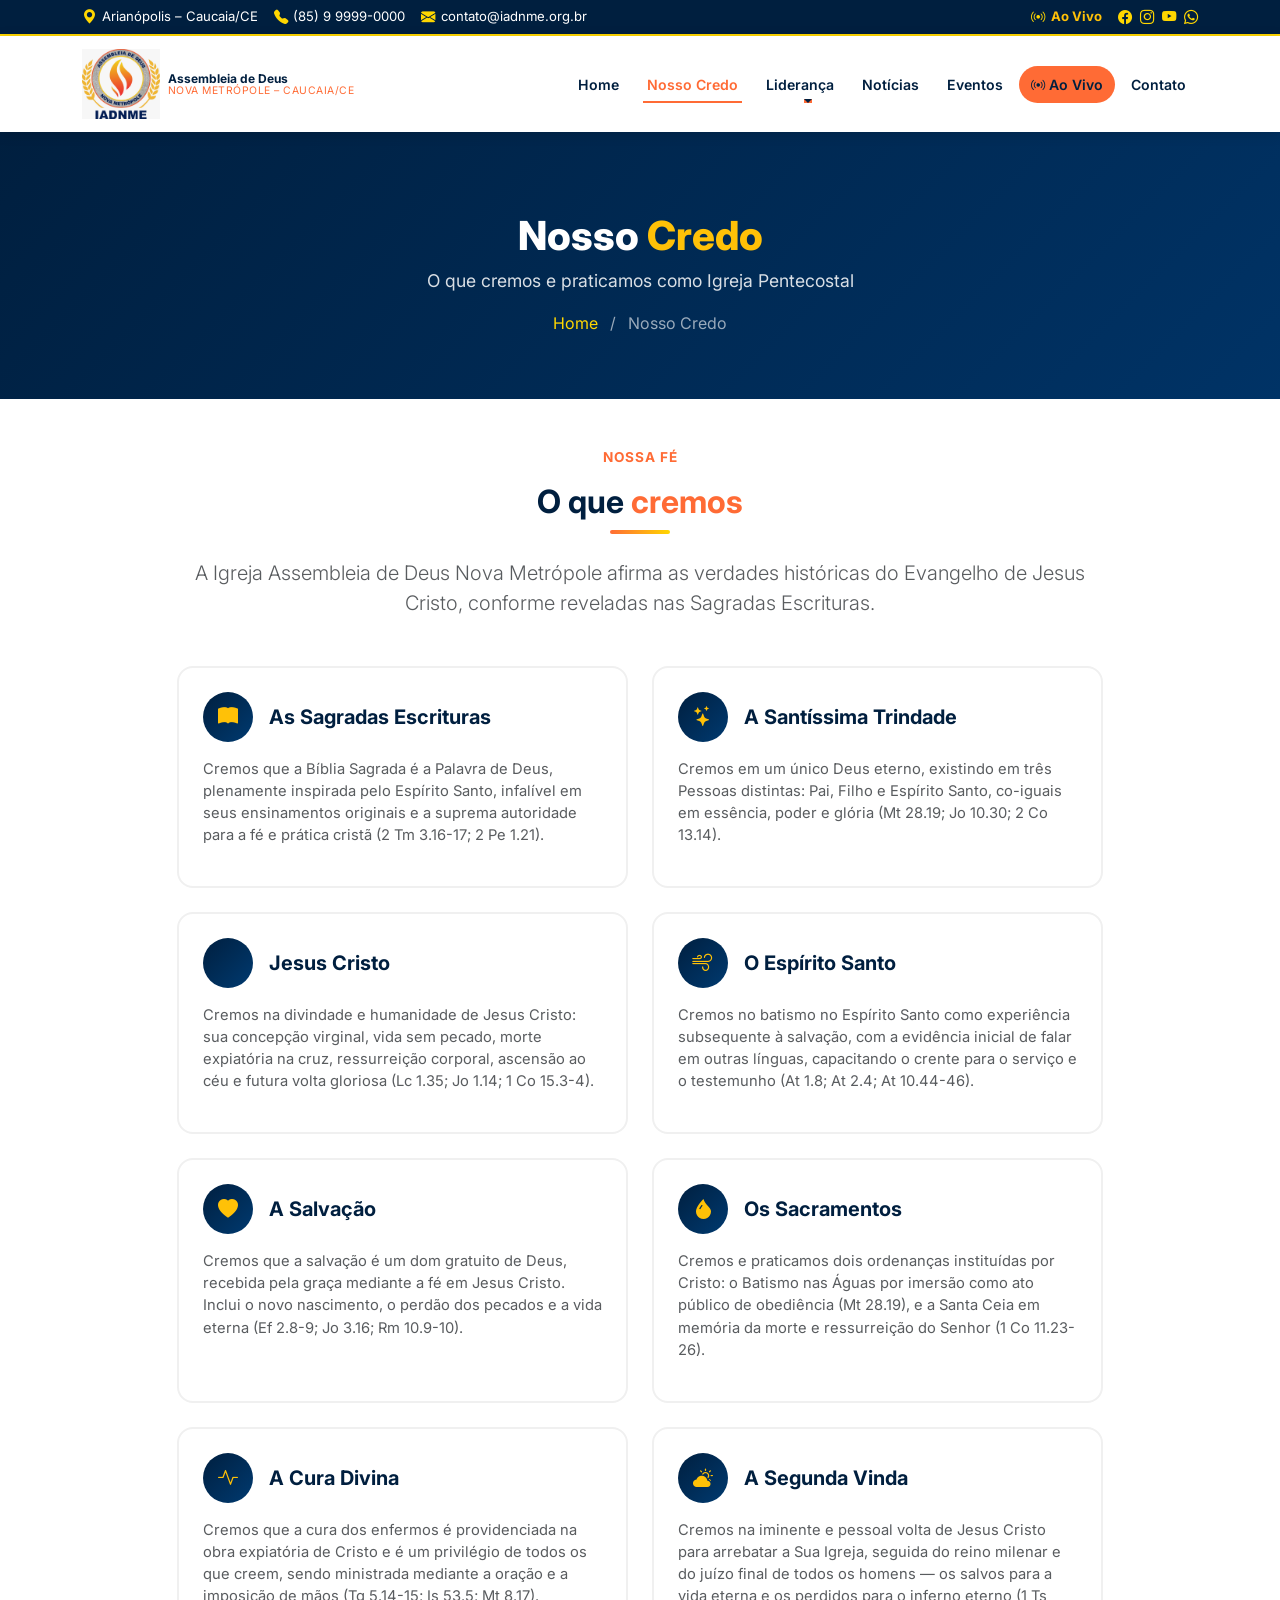
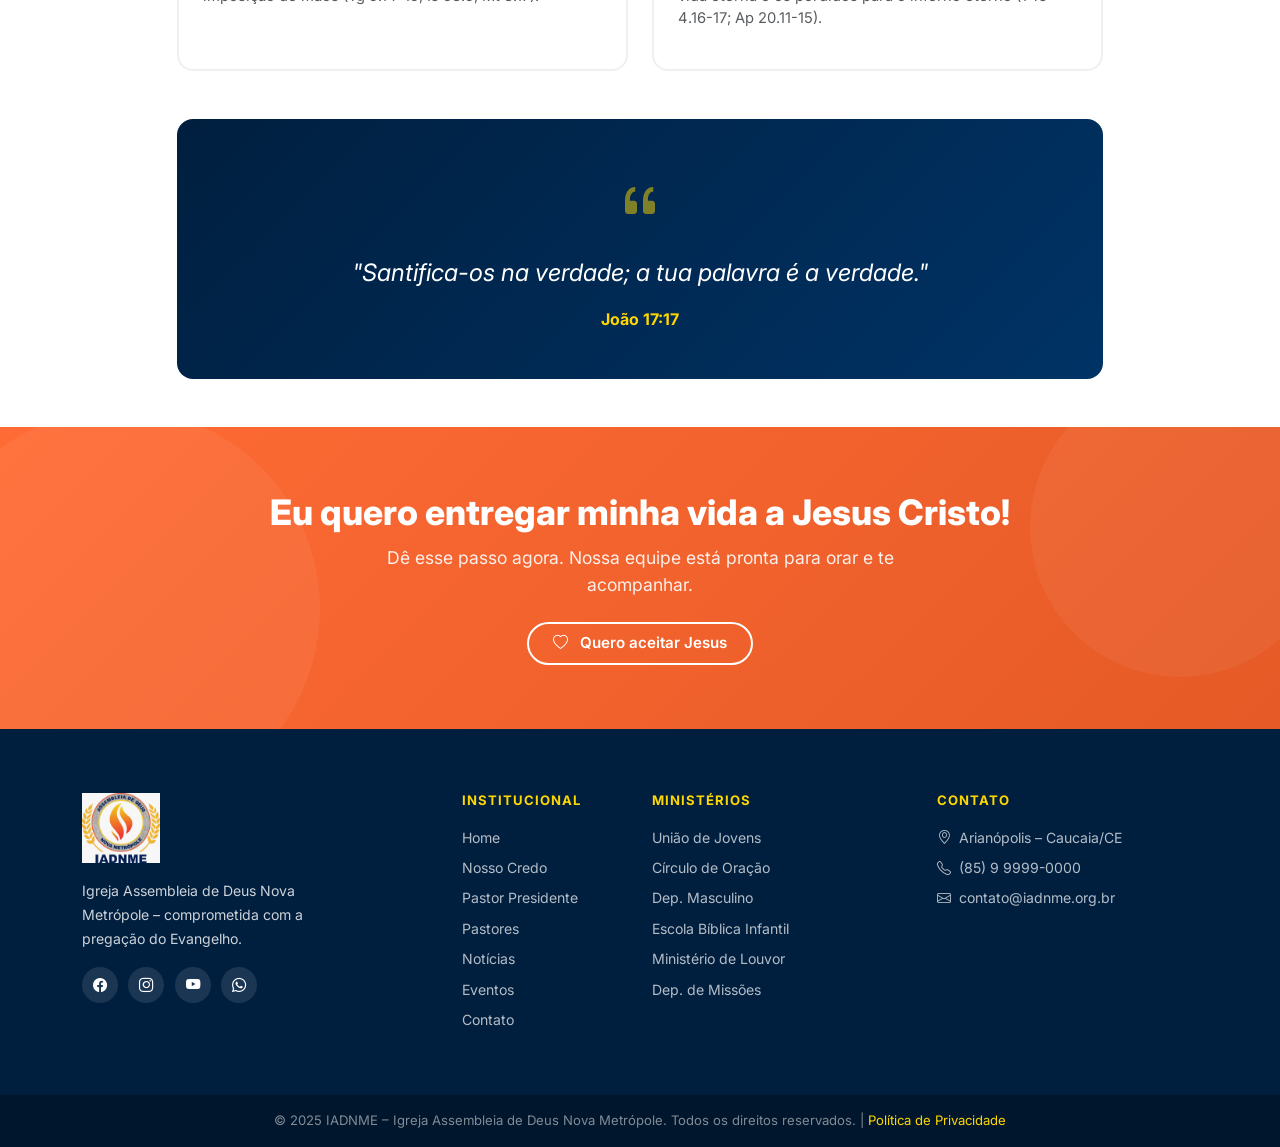
<file: credo.html>
<!DOCTYPE html>
<html lang="pt-BR">
<head>
  <meta charset="UTF-8" />
  <meta name="viewport" content="width=device-width, initial-scale=1.0" />
  <title>Nosso Credo – IADNME</title>
  <link rel="stylesheet" href="https://cdn.jsdelivr.net/npm/bootstrap@5.3.3/dist/css/bootstrap.min.css" />
  <link rel="stylesheet" href="https://cdn.jsdelivr.net/npm/bootstrap-icons@1.11.3/font/bootstrap-icons.min.css" />
  <link href="https://fonts.googleapis.com/css2?family=Inter:wght@300;400;600;700;800&display=swap" rel="stylesheet" />
  <link rel="stylesheet" href="css/style.css" />
  <style>body { font-family: 'Inter', sans-serif; }</style>
</head>
<body>

<!-- TOP BAR -->
<div id="topbar">
  <div class="container">
    <div class="d-flex flex-wrap justify-content-between align-items-center gap-2">
      <div class="d-flex flex-wrap gap-3">
        <span class="topbar-item"><i class="bi bi-geo-alt-fill"></i> Arianópolis – Caucaia/CE</span>
        <span class="topbar-item"><i class="bi bi-telephone-fill"></i> (85) 9 9999-0000</span>
        <span class="topbar-item"><i class="bi bi-envelope-fill"></i> contato@iadnme.org.br</span>
      </div>
      <div class="d-flex align-items-center gap-3">
        <a href="culto-ao-vivo.html" class="topbar-item text-warning fw-bold"><i class="bi bi-broadcast"></i> Ao Vivo</a>
        <div class="d-flex gap-2">
          <a href="#"><i class="bi bi-facebook"></i></a>
          <a href="#"><i class="bi bi-instagram"></i></a>
          <a href="#"><i class="bi bi-youtube"></i></a>
          <a href="#"><i class="bi bi-whatsapp"></i></a>
        </div>
      </div>
    </div>
  </div>
</div>

<!-- NAVBAR -->
<nav id="mainNav" class="navbar navbar-expand-lg">
  <div class="container">
    <a class="navbar-brand d-flex align-items-center gap-2" href="index.html">
      <img src="img/logo.png" onerror="this.onerror=null;this.src='https://placehold.co/70x70/001F3F/FFD700?text=IADNME'" style="height:70px;width:auto;" alt="Logo IADNME" />
      <div class="brand-text d-none d-sm-block">
        <div class="brand-name">Assembleia de Deus</div>
        <div class="brand-sub">Nova Metrópole – Caucaia/CE</div>
      </div>
    </a>
    <button class="navbar-toggler border-0" type="button" data-bs-toggle="collapse" data-bs-target="#navMenu">
      <span class="navbar-toggler-icon"></span>
    </button>
    <div class="collapse navbar-collapse" id="navMenu">
      <ul class="navbar-nav ms-auto align-items-lg-center gap-lg-1">
        <li class="nav-item"><a class="nav-link" href="index.html">Home</a></li>
        <li class="nav-item"><a class="nav-link active" href="credo.html">Nosso Credo</a></li>
        <li class="nav-item dropdown">
          <a class="nav-link dropdown-toggle" href="#" data-bs-toggle="dropdown">Liderança</a>
          <ul class="dropdown-menu border-0 shadow">
            <li><a class="dropdown-item" href="pastor.html">Pastor Presidente</a></li>
            <li><a class="dropdown-item" href="pastores.html">Pastores</a></li>
          </ul>
        </li>
        <li class="nav-item"><a class="nav-link" href="noticias.html">Notícias</a></li>
        <li class="nav-item"><a class="nav-link" href="eventos.html">Eventos</a></li>
        <li class="nav-item"><a class="nav-link nav-ao-vivo" href="culto-ao-vivo.html"><i class="bi bi-broadcast me-1"></i>Ao Vivo</a></li>
        <li class="nav-item"><a class="nav-link" href="contato.html">Contato</a></li>
      </ul>
    </div>
  </div>
</nav>

<!-- PAGE HERO -->
<section class="page-hero">
  <div class="container">
    <h1>Nosso <span class="text-warning">Credo</span></h1>
    <p class="mt-2">O que cremos e praticamos como Igreja Pentecostal</p>
    <div class="breadcrumb-custom">
      <a href="index.html">Home</a> <span class="mx-2">/</span> <span>Nosso Credo</span>
    </div>
  </div>
</section>

<!-- CONTEÚDO -->
<section class="py-5">
  <div class="container">
    <div class="row justify-content-center">
      <div class="col-lg-10">

        <!-- Intro -->
        <div class="text-center mb-5">
          <p class="text-laranja fw-bold text-uppercase" style="font-size:.85rem;letter-spacing:1px;">Nossa fé</p>
          <h2 class="section-title">O que <span>cremos</span></h2>
          <div class="section-divider"></div>
          <p class="text-muted lead">A Igreja Assembleia de Deus Nova Metrópole afirma as verdades históricas do Evangelho de Jesus Cristo, conforme reveladas nas Sagradas Escrituras.</p>
        </div>

        <!-- Artigos de fé -->
        <div class="row g-4 mb-5">

          <!-- 1 -->
          <div class="col-md-6">
            <div class="p-4 rounded-4 h-100" style="border:2px solid #f0f0f0;transition:border-color .3s;" onmouseover="this.style.borderColor='#FF6B35'" onmouseout="this.style.borderColor='#f0f0f0'">
              <div class="d-flex align-items-center gap-3 mb-3">
                <div style="width:50px;height:50px;background:linear-gradient(135deg,#001F3F,#003a70);border-radius:50%;display:flex;align-items:center;justify-content:center;flex-shrink:0;">
                  <i class="bi bi-book-fill text-warning fs-5"></i>
                </div>
                <h5 class="fw-bold text-azul mb-0">As Sagradas Escrituras</h5>
              </div>
              <p class="text-muted" style="font-size:.92rem;">Cremos que a Bíblia Sagrada é a Palavra de Deus, plenamente inspirada pelo Espírito Santo, infalível em seus ensinamentos originais e a suprema autoridade para a fé e prática cristã (2 Tm 3.16-17; 2 Pe 1.21).</p>
            </div>
          </div>

          <!-- 2 -->
          <div class="col-md-6">
            <div class="p-4 rounded-4 h-100" style="border:2px solid #f0f0f0;transition:border-color .3s;" onmouseover="this.style.borderColor='#FF6B35'" onmouseout="this.style.borderColor='#f0f0f0'">
              <div class="d-flex align-items-center gap-3 mb-3">
                <div style="width:50px;height:50px;background:linear-gradient(135deg,#001F3F,#003a70);border-radius:50%;display:flex;align-items:center;justify-content:center;flex-shrink:0;">
                  <i class="bi bi-stars text-warning fs-5"></i>
                </div>
                <h5 class="fw-bold text-azul mb-0">A Santíssima Trindade</h5>
              </div>
              <p class="text-muted" style="font-size:.92rem;">Cremos em um único Deus eterno, existindo em três Pessoas distintas: Pai, Filho e Espírito Santo, co-iguais em essência, poder e glória (Mt 28.19; Jo 10.30; 2 Co 13.14).</p>
            </div>
          </div>

          <!-- 3 -->
          <div class="col-md-6">
            <div class="p-4 rounded-4 h-100" style="border:2px solid #f0f0f0;transition:border-color .3s;" onmouseover="this.style.borderColor='#FF6B35'" onmouseout="this.style.borderColor='#f0f0f0'">
              <div class="d-flex align-items-center gap-3 mb-3">
                <div style="width:50px;height:50px;background:linear-gradient(135deg,#001F3F,#003a70);border-radius:50%;display:flex;align-items:center;justify-content:center;flex-shrink:0;">
                  <i class="bi bi-cross text-warning fs-5"></i>
                </div>
                <h5 class="fw-bold text-azul mb-0">Jesus Cristo</h5>
              </div>
              <p class="text-muted" style="font-size:.92rem;">Cremos na divindade e humanidade de Jesus Cristo: sua concepção virginal, vida sem pecado, morte expiatória na cruz, ressurreição corporal, ascensão ao céu e futura volta gloriosa (Lc 1.35; Jo 1.14; 1 Co 15.3-4).</p>
            </div>
          </div>

          <!-- 4 -->
          <div class="col-md-6">
            <div class="p-4 rounded-4 h-100" style="border:2px solid #f0f0f0;transition:border-color .3s;" onmouseover="this.style.borderColor='#FF6B35'" onmouseout="this.style.borderColor='#f0f0f0'">
              <div class="d-flex align-items-center gap-3 mb-3">
                <div style="width:50px;height:50px;background:linear-gradient(135deg,#001F3F,#003a70);border-radius:50%;display:flex;align-items:center;justify-content:center;flex-shrink:0;">
                  <i class="bi bi-wind text-warning fs-5"></i>
                </div>
                <h5 class="fw-bold text-azul mb-0">O Espírito Santo</h5>
              </div>
              <p class="text-muted" style="font-size:.92rem;">Cremos no batismo no Espírito Santo como experiência subsequente à salvação, com a evidência inicial de falar em outras línguas, capacitando o crente para o serviço e o testemunho (At 1.8; At 2.4; At 10.44-46).</p>
            </div>
          </div>

          <!-- 5 -->
          <div class="col-md-6">
            <div class="p-4 rounded-4 h-100" style="border:2px solid #f0f0f0;transition:border-color .3s;" onmouseover="this.style.borderColor='#FF6B35'" onmouseout="this.style.borderColor='#f0f0f0'">
              <div class="d-flex align-items-center gap-3 mb-3">
                <div style="width:50px;height:50px;background:linear-gradient(135deg,#001F3F,#003a70);border-radius:50%;display:flex;align-items:center;justify-content:center;flex-shrink:0;">
                  <i class="bi bi-heart-fill text-warning fs-5"></i>
                </div>
                <h5 class="fw-bold text-azul mb-0">A Salvação</h5>
              </div>
              <p class="text-muted" style="font-size:.92rem;">Cremos que a salvação é um dom gratuito de Deus, recebida pela graça mediante a fé em Jesus Cristo. Inclui o novo nascimento, o perdão dos pecados e a vida eterna (Ef 2.8-9; Jo 3.16; Rm 10.9-10).</p>
            </div>
          </div>

          <!-- 6 -->
          <div class="col-md-6">
            <div class="p-4 rounded-4 h-100" style="border:2px solid #f0f0f0;transition:border-color .3s;" onmouseover="this.style.borderColor='#FF6B35'" onmouseout="this.style.borderColor='#f0f0f0'">
              <div class="d-flex align-items-center gap-3 mb-3">
                <div style="width:50px;height:50px;background:linear-gradient(135deg,#001F3F,#003a70);border-radius:50%;display:flex;align-items:center;justify-content:center;flex-shrink:0;">
                  <i class="bi bi-droplet-fill text-warning fs-5"></i>
                </div>
                <h5 class="fw-bold text-azul mb-0">Os Sacramentos</h5>
              </div>
              <p class="text-muted" style="font-size:.92rem;">Cremos e praticamos dois ordenanças instituídas por Cristo: o Batismo nas Águas por imersão como ato público de obediência (Mt 28.19), e a Santa Ceia em memória da morte e ressurreição do Senhor (1 Co 11.23-26).</p>
            </div>
          </div>

          <!-- 7 -->
          <div class="col-md-6">
            <div class="p-4 rounded-4 h-100" style="border:2px solid #f0f0f0;transition:border-color .3s;" onmouseover="this.style.borderColor='#FF6B35'" onmouseout="this.style.borderColor='#f0f0f0'">
              <div class="d-flex align-items-center gap-3 mb-3">
                <div style="width:50px;height:50px;background:linear-gradient(135deg,#001F3F,#003a70);border-radius:50%;display:flex;align-items:center;justify-content:center;flex-shrink:0;">
                  <i class="bi bi-activity text-warning fs-5"></i>
                </div>
                <h5 class="fw-bold text-azul mb-0">A Cura Divina</h5>
              </div>
              <p class="text-muted" style="font-size:.92rem;">Cremos que a cura dos enfermos é providenciada na obra expiatória de Cristo e é um privilégio de todos os que creem, sendo ministrada mediante a oração e a imposição de mãos (Tg 5.14-15; Is 53.5; Mt 8.17).</p>
            </div>
          </div>

          <!-- 8 -->
          <div class="col-md-6">
            <div class="p-4 rounded-4 h-100" style="border:2px solid #f0f0f0;transition:border-color .3s;" onmouseover="this.style.borderColor='#FF6B35'" onmouseout="this.style.borderColor='#f0f0f0'">
              <div class="d-flex align-items-center gap-3 mb-3">
                <div style="width:50px;height:50px;background:linear-gradient(135deg,#001F3F,#003a70);border-radius:50%;display:flex;align-items:center;justify-content:center;flex-shrink:0;">
                  <i class="bi bi-cloud-sun-fill text-warning fs-5"></i>
                </div>
                <h5 class="fw-bold text-azul mb-0">A Segunda Vinda</h5>
              </div>
              <p class="text-muted" style="font-size:.92rem;">Cremos na iminente e pessoal volta de Jesus Cristo para arrebatar a Sua Igreja, seguida do reino milenar e do juízo final de todos os homens — os salvos para a vida eterna e os perdidos para o inferno eterno (1 Ts 4.16-17; Ap 20.11-15).</p>
            </div>
          </div>
        </div>

        <!-- Versículo destaque -->
        <div class="text-center p-5 rounded-4" style="background:linear-gradient(135deg,#001F3F,#003366);color:#fff;">
          <i class="bi bi-quote" style="font-size:3rem;color:#FFD700;opacity:.5;"></i>
          <p class="fs-4 fst-italic my-3">"Santifica-os na verdade; a tua palavra é a verdade."</p>
          <span class="fw-bold" style="color:#FFD700;">João 17:17</span>
        </div>

      </div>
    </div>
  </div>
</section>

<!-- CTA -->
<section id="cta-jesus">
  <div class="container position-relative">
    <h2>Eu quero entregar minha vida a Jesus Cristo!</h2>
    <p>Dê esse passo agora. Nossa equipe está pronta para orar e te acompanhar.</p>
    <button class="btn-outline-branco px-4 py-2" data-bs-toggle="modal" data-bs-target="#modalJesus">
      <i class="bi bi-heart me-2"></i> Quero aceitar Jesus
    </button>
  </div>
</section>

<!-- FOOTER -->
<footer id="footer">
  <div class="container">
    <div class="row g-4">
      <div class="col-lg-4 col-md-6">
        <div class="footer-brand">
          <img src="img/logo.png" onerror="this.onerror=null;this.src='https://placehold.co/70x70/FFD700/001F3F?text=IADNME'" style="height:70px;width:auto;" alt="Logo IADNME" />
          <p>Igreja Assembleia de Deus Nova Metrópole – comprometida com a pregação do Evangelho.</p>
          <div class="social-icons mt-3">
            <a href="#"><i class="bi bi-facebook"></i></a>
            <a href="#"><i class="bi bi-instagram"></i></a>
            <a href="#"><i class="bi bi-youtube"></i></a>
            <a href="#"><i class="bi bi-whatsapp"></i></a>
          </div>
        </div>
      </div>
      <div class="col-lg-2 col-md-6 col-6">
        <h6>Institucional</h6>
        <ul>
          <li><a href="index.html">Home</a></li>
          <li><a href="credo.html">Nosso Credo</a></li>
          <li><a href="pastor.html">Pastor Presidente</a></li>
          <li><a href="pastores.html">Pastores</a></li>
          <li><a href="noticias.html">Notícias</a></li>
          <li><a href="eventos.html">Eventos</a></li>
          <li><a href="contato.html">Contato</a></li>
        </ul>
      </div>
      <div class="col-lg-3 col-md-6 col-6">
        <h6>Ministérios</h6>
        <ul>
          <li><a href="#">União de Jovens</a></li>
          <li><a href="#">Círculo de Oração</a></li>
          <li><a href="#">Dep. Masculino</a></li>
          <li><a href="#">Escola Bíblica Infantil</a></li>
          <li><a href="#">Ministério de Louvor</a></li>
          <li><a href="#">Dep. de Missões</a></li>
        </ul>
      </div>
      <div class="col-lg-3 col-md-6">
        <h6>Contato</h6>
        <ul>
          <li><a href="#"><i class="bi bi-geo-alt me-1"></i> Arianópolis – Caucaia/CE</a></li>
          <li><a href="#"><i class="bi bi-telephone me-1"></i> (85) 9 9999-0000</a></li>
          <li><a href="#"><i class="bi bi-envelope me-1"></i> contato@iadnme.org.br</a></li>
        </ul>
      </div>
    </div>
  </div>
  <div class="footer-bottom">
    <div class="container">
      © 2025 IADNME – Igreja Assembleia de Deus Nova Metrópole. Todos os direitos reservados. |
      <a href="#">Política de Privacidade</a>
    </div>
  </div>
</footer>

<!-- Modal -->
<div class="modal fade" id="modalJesus" tabindex="-1" aria-hidden="true">
  <div class="modal-dialog modal-dialog-centered">
    <div class="modal-content border-0 shadow">
      <div class="modal-header">
        <h5 class="modal-title fw-bold"><i class="bi bi-heart-fill me-2"></i> Quero Aceitar Jesus!</h5>
        <button type="button" class="btn-close" data-bs-dismiss="modal"></button>
      </div>
      <div class="modal-body p-4">
        <form id="formJesus">
          <div class="mb-3"><label class="form-label fw-semibold">Nome completo *</label><input type="text" class="form-control" id="jesusNome" required /></div>
          <div class="mb-3"><label class="form-label fw-semibold">WhatsApp</label><input type="tel" class="form-control" id="jesusPhone" /></div>
          <div class="mb-4"><label class="form-label fw-semibold">E-mail</label><input type="email" class="form-control" id="jesusEmail" /></div>
          <button type="submit" class="btn-laranja w-100 py-2"><i class="bi bi-heart me-2"></i> Quero Aceitar Jesus!</button>
        </form>
      </div>
    </div>
  </div>
</div>

<button id="scrollTop" title="Voltar ao topo"><i class="bi bi-chevron-up"></i></button>
<script src="https://cdn.jsdelivr.net/npm/bootstrap@5.3.3/dist/js/bootstrap.bundle.min.js"></script>
<script src="js/main.js"></script>
</body>
</html>
</file>
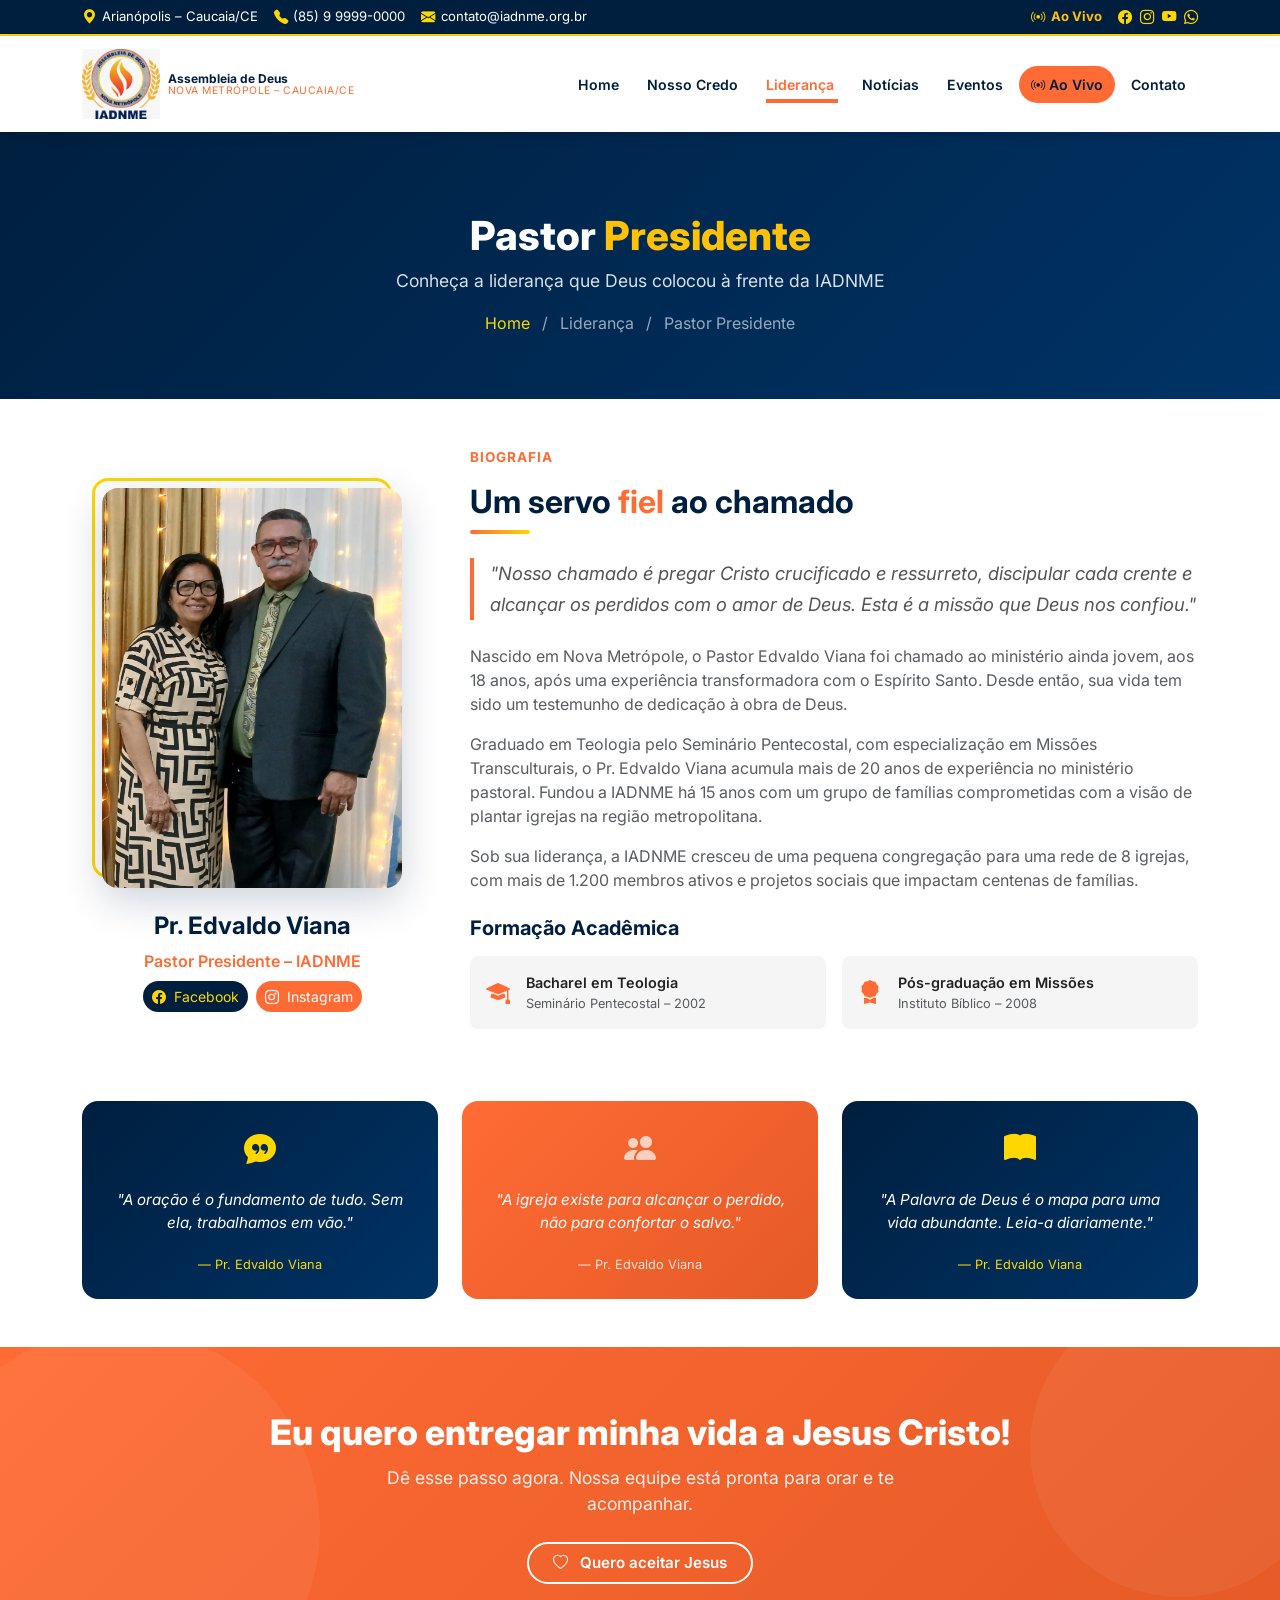
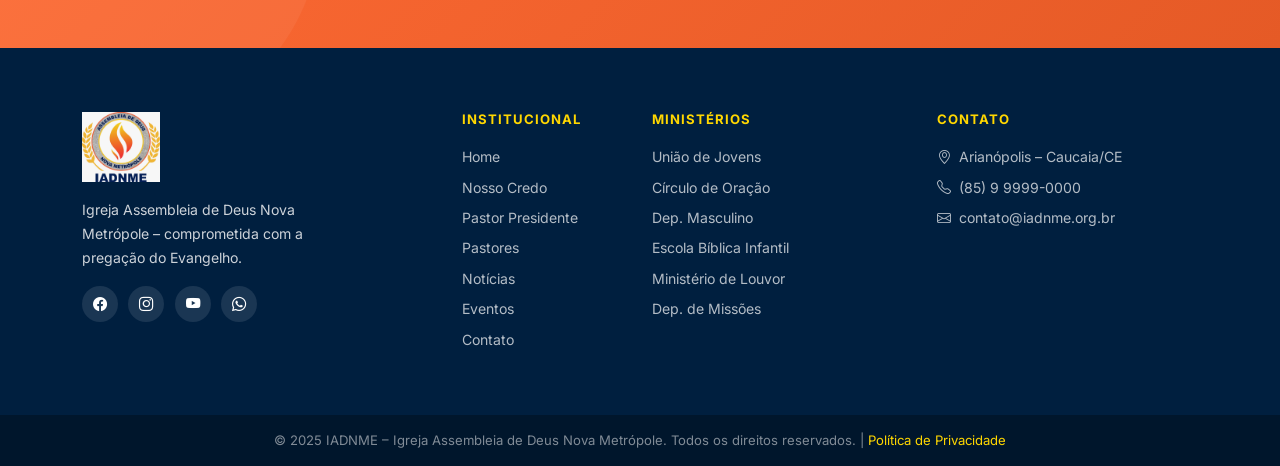
<file: pastor.html>
<!DOCTYPE html>
<html lang="pt-BR">
<head>
  <meta charset="UTF-8" />
  <meta name="viewport" content="width=device-width, initial-scale=1.0" />
  <title>Pastor Presidente – IADNME</title>
  <link rel="stylesheet" href="https://cdn.jsdelivr.net/npm/bootstrap@5.3.3/dist/css/bootstrap.min.css" />
  <link rel="stylesheet" href="https://cdn.jsdelivr.net/npm/bootstrap-icons@1.11.3/font/bootstrap-icons.min.css" />
  <link href="https://fonts.googleapis.com/css2?family=Inter:wght@300;400;600;700;800&display=swap" rel="stylesheet" />
  <link rel="stylesheet" href="css/style.css" />
  <style>body { font-family: 'Inter', sans-serif; }</style>
</head>
<body>

<!-- TOP BAR -->
<div id="topbar">
  <div class="container">
    <div class="d-flex flex-wrap justify-content-between align-items-center gap-2">
      <div class="d-flex flex-wrap gap-3">
        <span class="topbar-item"><i class="bi bi-geo-alt-fill"></i> Arianópolis – Caucaia/CE</span>
        <span class="topbar-item"><i class="bi bi-telephone-fill"></i> (85) 9 9999-0000</span>
        <span class="topbar-item"><i class="bi bi-envelope-fill"></i> contato@iadnme.org.br</span>
      </div>
      <div class="d-flex align-items-center gap-3">
        <a href="culto-ao-vivo.html" class="topbar-item text-warning fw-bold"><i class="bi bi-broadcast"></i> Ao Vivo</a>
        <div class="d-flex gap-2">
          <a href="#"><i class="bi bi-facebook"></i></a>
          <a href="#"><i class="bi bi-instagram"></i></a>
          <a href="#"><i class="bi bi-youtube"></i></a>
          <a href="#"><i class="bi bi-whatsapp"></i></a>
        </div>
      </div>
    </div>
  </div>
</div>

<!-- NAVBAR -->
<nav id="mainNav" class="navbar navbar-expand-lg">
  <div class="container">
    <a class="navbar-brand d-flex align-items-center gap-2" href="index.html">
      <img src="img/logo.png" onerror="this.onerror=null;this.src='https://placehold.co/70x70/001F3F/FFD700?text=IADNME'" style="height:70px;width:auto;" alt="Logo IADNME" />
      <div class="brand-text d-none d-sm-block">
        <div class="brand-name">Assembleia de Deus</div>
        <div class="brand-sub">Nova Metrópole – Caucaia/CE</div>
      </div>
    </a>
    <button class="navbar-toggler border-0" type="button" data-bs-toggle="collapse" data-bs-target="#navMenu">
      <span class="navbar-toggler-icon"></span>
    </button>
    <div class="collapse navbar-collapse" id="navMenu">
      <ul class="navbar-nav ms-auto align-items-lg-center gap-lg-1">
        <li class="nav-item"><a class="nav-link" href="index.html">Home</a></li>
        <li class="nav-item"><a class="nav-link" href="credo.html">Nosso Credo</a></li>
        <li class="nav-item dropdown">
          <a class="nav-link dropdown-toggle active" href="#" data-bs-toggle="dropdown">Liderança</a>
          <ul class="dropdown-menu border-0 shadow">
            <li><a class="dropdown-item active" href="pastor.html">Pastor Presidente</a></li>
            <li><a class="dropdown-item" href="pastores.html">Pastores</a></li>
          </ul>
        </li>
        <li class="nav-item"><a class="nav-link" href="noticias.html">Notícias</a></li>
        <li class="nav-item"><a class="nav-link" href="eventos.html">Eventos</a></li>
        <li class="nav-item"><a class="nav-link nav-ao-vivo" href="culto-ao-vivo.html"><i class="bi bi-broadcast me-1"></i>Ao Vivo</a></li>
        <li class="nav-item"><a class="nav-link" href="contato.html">Contato</a></li>
      </ul>
    </div>
  </div>
</nav>

<!-- PAGE HERO -->
<section class="page-hero">
  <div class="container">
    <h1>Pastor <span class="text-warning">Presidente</span></h1>
    <p class="mt-2">Conheça a liderança que Deus colocou à frente da IADNME</p>
    <div class="breadcrumb-custom">
      <a href="index.html">Home</a> <span class="mx-2">/</span>
      <span>Liderança</span> <span class="mx-2">/</span>
      <span>Pastor Presidente</span>
    </div>
  </div>
</section>

<!-- PERFIL PASTOR -->
<section class="py-5">
  <div class="container">
    <div class="row align-items-center g-5 mb-5">
      <div class="col-lg-4 text-center">
        <div class="pastor-img-wrap d-inline-block">
          <img src="img/pastor-presidente.jpg"
               alt="Pastor Presidente"
               style="width:300px;height:400px;object-fit:cover;object-position:top;border-radius:16px;" />
        </div>
        <div class="mt-4">
          <h4 class="fw-bold text-azul">Pr. Edvaldo Viana</h4>
          <p class="text-laranja fw-semibold mb-2">Pastor Presidente – IADNME</p>
          <div class="d-flex justify-content-center gap-2">
            <a href="#" class="btn btn-sm" style="background:#001F3F;color:#FFD700;border-radius:20px;">
              <i class="bi bi-facebook me-1"></i> Facebook
            </a>
            <a href="#" class="btn btn-sm" style="background:#FF6B35;color:#fff;border-radius:20px;">
              <i class="bi bi-instagram me-1"></i> Instagram
            </a>
          </div>
        </div>
      </div>
      <div class="col-lg-8">
        <p class="text-laranja fw-bold text-uppercase" style="font-size:.85rem;letter-spacing:1px;">Biografia</p>
        <h2 class="section-title">Um servo <span>fiel</span> ao chamado</h2>
        <div class="section-divider" style="margin-left:0;"></div>

        <div class="pastor-quote">
          "Nosso chamado é pregar Cristo crucificado e ressurreto, discipular cada crente e alcançar os perdidos com o amor de Deus. Esta é a missão que Deus nos confiou."
        </div>

        <p class="text-muted mb-3">
          Nascido em Nova Metrópole, o Pastor Edvaldo Viana foi chamado ao ministério ainda jovem, aos 18 anos, após uma experiência transformadora com o Espírito Santo. Desde então, sua vida tem sido um testemunho de dedicação à obra de Deus.
        </p>
        <p class="text-muted mb-3">
          Graduado em Teologia pelo Seminário Pentecostal, com especialização em Missões Transculturais, o Pr. Edvaldo Viana acumula mais de 20 anos de experiência no ministério pastoral. Fundou a IADNME há 15 anos com um grupo de famílias comprometidas com a visão de plantar igrejas na região metropolitana.
        </p>
        <p class="text-muted mb-4">
          Sob sua liderança, a IADNME cresceu de uma pequena congregação para uma rede de 8 igrejas, com mais de 1.200 membros ativos e projetos sociais que impactam centenas de famílias.
        </p>

        <!-- Formação -->
        <h5 class="fw-bold text-azul mb-3">Formação Acadêmica</h5>
        <div class="row g-3 mb-4">
          <div class="col-sm-6">
            <div class="d-flex align-items-center gap-3 p-3 rounded-3 bg-cinza">
              <i class="bi bi-mortarboard-fill text-laranja fs-4"></i>
              <div>
                <div class="fw-semibold" style="font-size:.9rem;">Bacharel em Teologia</div>
                <div class="text-muted" style="font-size:.8rem;">Seminário Pentecostal – 2002</div>
              </div>
            </div>
          </div>
          <div class="col-sm-6">
            <div class="d-flex align-items-center gap-3 p-3 rounded-3 bg-cinza">
              <i class="bi bi-award-fill text-laranja fs-4"></i>
              <div>
                <div class="fw-semibold" style="font-size:.9rem;">Pós-graduação em Missões</div>
                <div class="text-muted" style="font-size:.8rem;">Instituto Bíblico – 2008</div>
              </div>
            </div>
          </div>
        </div>
      </div>
    </div>

    <!-- Frases e versículos -->
    <div class="row g-4">
      <div class="col-md-4">
        <div class="text-center p-4 rounded-4 h-100" style="background:linear-gradient(135deg,#001F3F,#003366);color:#fff;">
          <i class="bi bi-chat-quote-fill" style="font-size:2rem;color:#FFD700;"></i>
          <p class="fst-italic my-3" style="font-size:.95rem;">"A oração é o fundamento de tudo. Sem ela, trabalhamos em vão."</p>
          <span style="font-size:.8rem;color:#FFD700;">— Pr. Edvaldo Viana</span>
        </div>
      </div>
      <div class="col-md-4">
        <div class="text-center p-4 rounded-4 h-100" style="background:linear-gradient(135deg,#FF6B35,#e55a26);color:#fff;">
          <i class="bi bi-people-fill" style="font-size:2rem;opacity:.7;"></i>
          <p class="fst-italic my-3" style="font-size:.95rem;">"A igreja existe para alcançar o perdido, não para confortar o salvo."</p>
          <span style="font-size:.8rem;opacity:.8;">— Pr. Edvaldo Viana</span>
        </div>
      </div>
      <div class="col-md-4">
        <div class="text-center p-4 rounded-4 h-100" style="background:linear-gradient(135deg,#001F3F,#003366);color:#fff;">
          <i class="bi bi-book-fill" style="font-size:2rem;color:#FFD700;"></i>
          <p class="fst-italic my-3" style="font-size:.95rem;">"A Palavra de Deus é o mapa para uma vida abundante. Leia-a diariamente."</p>
          <span style="font-size:.8rem;color:#FFD700;">— Pr. Edvaldo Viana</span>
        </div>
      </div>
    </div>
  </div>
</section>

<!-- CTA -->
<section id="cta-jesus">
  <div class="container">
    <h2>Eu quero entregar minha vida a Jesus Cristo!</h2>
    <p>Dê esse passo agora. Nossa equipe está pronta para orar e te acompanhar.</p>
    <button class="btn-outline-branco px-4 py-2" data-bs-toggle="modal" data-bs-target="#modalJesus">
      <i class="bi bi-heart me-2"></i> Quero aceitar Jesus
    </button>
  </div>
</section>

<!-- FOOTER -->
<footer id="footer">
  <div class="container">
    <div class="row g-4">
      <div class="col-lg-4 col-md-6">
        <div class="footer-brand">
          <img src="img/logo.png" onerror="this.onerror=null;this.src='https://placehold.co/70x70/FFD700/001F3F?text=IADNME'" style="height:70px;width:auto;" alt="Logo IADNME" />
          <p>Igreja Assembleia de Deus Nova Metrópole – comprometida com a pregação do Evangelho.</p>
          <div class="social-icons mt-3">
            <a href="#"><i class="bi bi-facebook"></i></a>
            <a href="#"><i class="bi bi-instagram"></i></a>
            <a href="#"><i class="bi bi-youtube"></i></a>
            <a href="#"><i class="bi bi-whatsapp"></i></a>
          </div>
        </div>
      </div>
      <div class="col-lg-2 col-md-6 col-6">
        <h6>Institucional</h6>
        <ul>
          <li><a href="index.html">Home</a></li>
          <li><a href="credo.html">Nosso Credo</a></li>
          <li><a href="pastor.html">Pastor Presidente</a></li>
          <li><a href="pastores.html">Pastores</a></li>
          <li><a href="noticias.html">Notícias</a></li>
          <li><a href="eventos.html">Eventos</a></li>
          <li><a href="contato.html">Contato</a></li>
        </ul>
      </div>
      <div class="col-lg-3 col-md-6 col-6">
        <h6>Ministérios</h6>
        <ul>
          <li><a href="#">União de Jovens</a></li>
          <li><a href="#">Círculo de Oração</a></li>
          <li><a href="#">Dep. Masculino</a></li>
          <li><a href="#">Escola Bíblica Infantil</a></li>
          <li><a href="#">Ministério de Louvor</a></li>
          <li><a href="#">Dep. de Missões</a></li>
        </ul>
      </div>
      <div class="col-lg-3 col-md-6">
        <h6>Contato</h6>
        <ul>
          <li><a href="#"><i class="bi bi-geo-alt me-1"></i> Arianópolis – Caucaia/CE</a></li>
          <li><a href="#"><i class="bi bi-telephone me-1"></i> (85) 9 9999-0000</a></li>
          <li><a href="#"><i class="bi bi-envelope me-1"></i> contato@iadnme.org.br</a></li>
        </ul>
      </div>
    </div>
  </div>
  <div class="footer-bottom">
    <div class="container">
      © 2025 IADNME – Igreja Assembleia de Deus Nova Metrópole. Todos os direitos reservados. |
      <a href="#">Política de Privacidade</a>
    </div>
  </div>
</footer>

<div class="modal fade" id="modalJesus" tabindex="-1" aria-hidden="true">
  <div class="modal-dialog modal-dialog-centered">
    <div class="modal-content border-0 shadow">
      <div class="modal-header"><h5 class="modal-title fw-bold"><i class="bi bi-heart-fill me-2"></i> Quero Aceitar Jesus!</h5><button type="button" class="btn-close" data-bs-dismiss="modal"></button></div>
      <div class="modal-body p-4">
        <form id="formJesus">
          <div class="mb-3"><label class="form-label fw-semibold">Nome completo *</label><input type="text" class="form-control" id="jesusNome" required /></div>
          <div class="mb-3"><label class="form-label fw-semibold">WhatsApp</label><input type="tel" class="form-control" id="jesusPhone" /></div>
          <div class="mb-4"><label class="form-label fw-semibold">E-mail</label><input type="email" class="form-control" id="jesusEmail" /></div>
          <button type="submit" class="btn-laranja w-100 py-2"><i class="bi bi-heart me-2"></i> Quero Aceitar Jesus!</button>
        </form>
      </div>
    </div>
  </div>
</div>

<button id="scrollTop" title="Voltar ao topo"><i class="bi bi-chevron-up"></i></button>
<script src="https://cdn.jsdelivr.net/npm/bootstrap@5.3.3/dist/js/bootstrap.bundle.min.js"></script>
<script src="js/main.js"></script>
</body>
</html>
</file>
<file: css/style.css>
/* =============================================
   IADNME - Igreja Assembleia de Deus Nova Metrópole
   Stylesheet Principal
   ============================================= */

/* --- Variáveis de Cor --- */
:root {
  --azul-escuro: #001F3F;
  --dourado: #FFD700;
  --laranja: #FF6B35;
  --branco: #FFFFFF;
  --cinza-claro: #F5F5F5;
  --cinza-medio: #cccccc;
  --texto-escuro: #222222;
  --sombra: rgba(0,0,0,0.15);
}

/* --- Reset & Base --- */
*, *::before, *::after { box-sizing: border-box; margin: 0; padding: 0; }

body {
  font-family: 'Segoe UI', Tahoma, Geneva, Verdana, sans-serif;
  color: var(--texto-escuro);
  background: var(--branco);
  overflow-x: hidden;
}

a { text-decoration: none; color: inherit; }
a:hover { color: var(--laranja); }
img { max-width: 100%; }

/* --- Utilitários --- */
.text-dourado { color: var(--dourado); }
.text-laranja { color: var(--laranja); }
.text-azul    { color: var(--azul-escuro); }
.bg-azul      { background-color: var(--azul-escuro); }
.bg-cinza     { background-color: var(--cinza-claro); }
.bg-dourado   { background-color: var(--dourado); }

.section-title {
  font-size: 2rem;
  font-weight: 700;
  color: var(--azul-escuro);
  position: relative;
  margin-bottom: 0.5rem;
}
.section-title span { color: var(--laranja); }
.section-divider {
  width: 60px;
  height: 4px;
  background: linear-gradient(90deg, var(--laranja), var(--dourado));
  border-radius: 2px;
  margin: 0.5rem auto 1.5rem;
}

/* --- Botões --- */
.btn-laranja {
  background: var(--laranja);
  color: var(--branco);
  border: none;
  padding: 0.65rem 1.8rem;
  border-radius: 30px;
  font-weight: 600;
  font-size: 0.95rem;
  transition: background 0.3s, transform 0.2s;
  display: inline-block;
}
.btn-laranja:hover { background: #e55a26; color: var(--branco); transform: translateY(-2px); }

.btn-outline-azul {
  background: transparent;
  color: var(--azul-escuro);
  border: 2px solid var(--azul-escuro);
  padding: 0.6rem 1.6rem;
  border-radius: 30px;
  font-weight: 600;
  font-size: 0.95rem;
  transition: all 0.3s;
  display: inline-block;
}
.btn-outline-azul:hover { background: var(--azul-escuro); color: var(--branco); }

.btn-outline-branco {
  background: transparent;
  color: var(--branco);
  border: 2px solid var(--branco);
  padding: 0.6rem 1.6rem;
  border-radius: 30px;
  font-weight: 600;
  font-size: 0.95rem;
  transition: all 0.3s;
  display: inline-block;
}
.btn-outline-branco:hover { background: var(--branco); color: var(--azul-escuro); }

/* =============================================
   TOP BAR
   ============================================= */
#topbar {
  background: var(--azul-escuro);
  color: var(--branco);
  font-size: 0.82rem;
  padding: 0.4rem 0;
  border-bottom: 2px solid var(--dourado);
}
#topbar a { color: var(--cinza-medio); transition: color 0.2s; }
#topbar a:hover { color: var(--dourado); }
#topbar .topbar-item { display: flex; align-items: center; gap: 0.35rem; }
#topbar i { color: var(--dourado); font-size: 0.9rem; }

/* =============================================
   NAVBAR
   ============================================= */
#mainNav {
  background: var(--branco);
  box-shadow: 0 2px 12px var(--sombra);
  padding: 0.5rem 0;
  position: sticky;
  top: 0;
  z-index: 1000;
  transition: box-shadow 0.3s;
}
#mainNav.scrolled { box-shadow: 0 4px 20px rgba(0,0,0,0.2); }

.navbar-brand img { height: 70px; width: auto; }
.navbar-brand .brand-text { line-height: 1.1; }
.navbar-brand .brand-name { font-size: 0.75rem; font-weight: 700; color: var(--azul-escuro); }
.navbar-brand .brand-sub  { font-size: 0.65rem; color: var(--laranja); text-transform: uppercase; letter-spacing: 0.5px; }

.navbar-nav .nav-link {
  color: var(--azul-escuro) !important;
  font-weight: 600;
  font-size: 0.88rem;
  padding: 0.5rem 0.75rem !important;
  border-radius: 4px;
  transition: color 0.2s, background 0.2s;
  position: relative;
}
.navbar-nav .nav-link::after {
  content: '';
  position: absolute;
  bottom: 0; left: 50%; right: 50%;
  height: 2px;
  background: var(--laranja);
  transition: left 0.3s, right 0.3s;
}
.navbar-nav .nav-link:hover::after,
.navbar-nav .nav-link.active::after { left: 0.5rem; right: 0.5rem; }
.navbar-nav .nav-link:hover,
.navbar-nav .nav-link.active { color: var(--laranja) !important; }

.nav-ao-vivo {
  background: var(--laranja);
  color: var(--branco) !important;
  border-radius: 20px !important;
  padding: 0.4rem 1rem !important;
  animation: pulse-ao-vivo 2s infinite;
}
.nav-ao-vivo::after { display: none !important; }
.nav-ao-vivo:hover { background: #e55a26 !important; color: var(--branco) !important; }

@keyframes pulse-ao-vivo {
  0%, 100% { box-shadow: 0 0 0 0 rgba(255,107,53,0.4); }
  50% { box-shadow: 0 0 0 8px rgba(255,107,53,0); }
}

/* =============================================
   HERO CAROUSEL
   ============================================= */
#heroCarousel { margin-top: 0; }

.hero-slide {
  position: relative;
  height: 520px;
  background-size: cover;
  background-position: center;
  background-repeat: no-repeat;
  display: flex;
  align-items: center;
}
.hero-slide::before {
  content: '';
  position: absolute;
  inset: 0;
  background: linear-gradient(90deg, rgba(0,31,63,0.85) 0%, rgba(0,31,63,0.4) 60%, transparent 100%);
}
.hero-slide-1 { background-color: var(--azul-escuro); }
.hero-slide-2 { background-image: url('../img/banner-sede.JPG'); background-position: center center; }
.hero-slide-2::before { display: none; }

.hero-content {
  position: relative;
  z-index: 2;
  color: var(--branco);
  max-width: 600px;
}
.hero-content .tag {
  display: inline-block;
  background: var(--laranja);
  color: var(--branco);
  font-size: 0.75rem;
  font-weight: 700;
  letter-spacing: 1px;
  text-transform: uppercase;
  padding: 0.25rem 0.9rem;
  border-radius: 20px;
  margin-bottom: 1rem;
}
.hero-content h1 {
  font-size: 3rem;
  font-weight: 800;
  line-height: 1.1;
  margin-bottom: 0.5rem;
  text-shadow: 0 2px 8px rgba(0,0,0,0.4);
}
.hero-content h1 span { color: var(--dourado); }
.hero-content p {
  font-size: 1.1rem;
  opacity: 0.9;
  margin-bottom: 1.5rem;
  text-shadow: 0 1px 4px rgba(0,0,0,0.3);
}

.carousel-control-prev-icon,
.carousel-control-next-icon {
  background-color: var(--laranja);
  border-radius: 50%;
  padding: 1rem;
  background-size: 50%;
}
.carousel-indicators [data-bs-target] {
  background-color: var(--dourado);
  width: 10px;
  height: 10px;
  border-radius: 50%;
}

/* =============================================
   ACESSO RÁPIDO
   ============================================= */
#acesso-rapido {
  background: var(--azul-escuro);
  padding: 2rem 0;
}
.acesso-card {
  display: flex;
  flex-direction: column;
  align-items: center;
  gap: 0.5rem;
  color: var(--branco);
  padding: 1.2rem 1rem;
  border-radius: 12px;
  transition: background 0.3s, transform 0.2s;
  cursor: pointer;
  text-decoration: none;
}
.acesso-card:hover { background: rgba(255,255,255,0.1); transform: translateY(-4px); color: var(--dourado); }
.acesso-card i {
  font-size: 2.2rem;
  color: var(--dourado);
  transition: transform 0.3s;
}
.acesso-card:hover i { transform: scale(1.1); }
.acesso-card span { font-size: 0.82rem; font-weight: 600; text-transform: uppercase; letter-spacing: 0.5px; }

/* =============================================
   VERSÍCULO DESTAQUE
   ============================================= */
#versiculo {
  background: linear-gradient(135deg, var(--laranja) 0%, #e55a26 100%);
  padding: 2.5rem 0;
  text-align: center;
  color: var(--branco);
}
#versiculo blockquote {
  font-size: 1.4rem;
  font-style: italic;
  font-weight: 300;
  max-width: 800px;
  margin: 0 auto;
  line-height: 1.6;
}
#versiculo cite { font-size: 0.95rem; font-style: normal; font-weight: 700; opacity: 0.85; }

/* =============================================
   SOBRE A IGREJA
   ============================================= */
#sobre { padding: 5rem 0; }
.sobre-img {
  border-radius: 16px;
  overflow: hidden;
  box-shadow: 0 12px 40px rgba(0,31,63,0.15);
}
.sobre-img img { width: 100%; height: 420px; object-fit: cover; }
.sobre-stats {
  display: grid;
  grid-template-columns: repeat(3, 1fr);
  gap: 1rem;
  margin-top: 2rem;
}
.stat-item { text-align: center; padding: 1rem; background: var(--cinza-claro); border-radius: 10px; }
.stat-item .numero { font-size: 2rem; font-weight: 800; color: var(--laranja); }
.stat-item .label { font-size: 0.78rem; color: #666; font-weight: 600; text-transform: uppercase; }

/* =============================================
   EVENTOS
   ============================================= */
#eventos { padding: 5rem 0; background: var(--cinza-claro); }

.evento-card {
  background: var(--branco);
  border-radius: 14px;
  overflow: hidden;
  box-shadow: 0 4px 20px var(--sombra);
  transition: transform 0.3s, box-shadow 0.3s;
  height: 100%;
}
.evento-card:hover { transform: translateY(-6px); box-shadow: 0 12px 35px rgba(0,0,0,0.15); }
.evento-card .card-img { position: relative; overflow: hidden; height: 200px; }
.evento-card .card-img img { width: 100%; height: 100%; object-fit: cover; transition: transform 0.4s; }
.evento-card:hover .card-img img { transform: scale(1.05); }
.evento-card .card-date {
  position: absolute;
  top: 12px; left: 12px;
  background: var(--laranja);
  color: var(--branco);
  border-radius: 8px;
  padding: 0.3rem 0.6rem;
  text-align: center;
  line-height: 1.1;
}
.evento-card .card-date .dia { font-size: 1.4rem; font-weight: 800; }
.evento-card .card-date .mes { font-size: 0.7rem; font-weight: 600; text-transform: uppercase; }
.evento-card .card-body { padding: 1.2rem; }
.evento-card .card-body h5 { font-weight: 700; color: var(--azul-escuro); margin-bottom: 0.5rem; }
.evento-card .card-body p { font-size: 0.88rem; color: #666; margin-bottom: 1rem; }
.evento-card .card-meta { font-size: 0.8rem; color: #888; display: flex; align-items: center; gap: 0.4rem; }

/* =============================================
   CULTO AO VIVO
   ============================================= */
#culto-ao-vivo {
  padding: 5rem 0;
  background: linear-gradient(135deg, var(--azul-escuro) 0%, #003366 100%);
  color: var(--branco);
}
.live-badge {
  display: inline-flex;
  align-items: center;
  gap: 0.5rem;
  background: rgba(255,107,53,0.2);
  border: 1px solid var(--laranja);
  color: var(--laranja);
  padding: 0.3rem 0.8rem;
  border-radius: 20px;
  font-size: 0.8rem;
  font-weight: 700;
  text-transform: uppercase;
  margin-bottom: 1rem;
}
.live-badge .dot {
  width: 8px; height: 8px;
  background: var(--laranja);
  border-radius: 50%;
  animation: blink 1.2s infinite;
}
@keyframes blink { 0%, 100% { opacity: 1; } 50% { opacity: 0; } }

.horarios-culto { list-style: none; }
.horarios-culto li {
  display: flex;
  align-items: center;
  gap: 0.8rem;
  padding: 0.75rem 0;
  border-bottom: 1px solid rgba(255,255,255,0.1);
  font-size: 0.95rem;
}
.horarios-culto li:last-child { border-bottom: none; }
.horarios-culto li i { color: var(--dourado); width: 18px; }
.horarios-culto .dia-semana { font-weight: 700; min-width: 110px; }
.horarios-culto .horario { color: var(--dourado); font-weight: 600; }

.video-placeholder {
  background: rgba(0,0,0,0.3);
  border-radius: 14px;
  aspect-ratio: 16/9;
  display: flex;
  flex-direction: column;
  align-items: center;
  justify-content: center;
  gap: 1rem;
  border: 2px solid rgba(255,255,255,0.1);
  cursor: pointer;
  transition: border-color 0.3s;
}
.video-placeholder:hover { border-color: var(--laranja); }
.video-placeholder .play-btn {
  width: 70px; height: 70px;
  background: var(--laranja);
  border-radius: 50%;
  display: flex;
  align-items: center;
  justify-content: center;
  font-size: 1.8rem;
  color: var(--branco);
  transition: transform 0.3s, background 0.3s;
}
.video-placeholder:hover .play-btn { transform: scale(1.1); background: #e55a26; }
.video-placeholder p { color: rgba(255,255,255,0.7); font-size: 0.9rem; }

/* =============================================
   MINISTÉRIOS
   ============================================= */
#ministerios { padding: 5rem 0; }
.ministerio-card {
  text-align: center;
  padding: 2rem 1.5rem;
  border-radius: 14px;
  border: 2px solid transparent;
  transition: all 0.3s;
  cursor: pointer;
}
.ministerio-card:hover {
  border-color: var(--laranja);
  box-shadow: 0 8px 30px rgba(255,107,53,0.15);
  transform: translateY(-4px);
}
.ministerio-card .icon {
  width: 70px; height: 70px;
  background: linear-gradient(135deg, var(--azul-escuro), #003a70);
  border-radius: 50%;
  display: flex;
  align-items: center;
  justify-content: center;
  margin: 0 auto 1rem;
  font-size: 1.8rem;
  color: var(--dourado);
  transition: background 0.3s;
}
.ministerio-card:hover .icon { background: linear-gradient(135deg, var(--laranja), #e55a26); }
.ministerio-card h5 { font-weight: 700; color: var(--azul-escuro); margin-bottom: 0.5rem; }
.ministerio-card p { font-size: 0.87rem; color: #666; }

/* =============================================
   PASTOR PRESIDENTE
   ============================================= */
#pastor { padding: 5rem 0; background: var(--cinza-claro); }
.pastor-img-wrap {
  position: relative;
  display: inline-block;
}
.pastor-img-wrap img {
  width: 320px;
  height: 420px;
  object-fit: cover;
  border-radius: 16px;
  box-shadow: 0 12px 40px rgba(0,31,63,0.2);
}
.pastor-img-wrap::before {
  content: '';
  position: absolute;
  top: -10px; left: -10px;
  right: 10px; bottom: 10px;
  border: 3px solid var(--dourado);
  border-radius: 16px;
  z-index: -1;
}
.pastor-quote {
  font-size: 1.15rem;
  font-style: italic;
  color: #555;
  border-left: 4px solid var(--laranja);
  padding-left: 1rem;
  margin: 1.5rem 0;
  line-height: 1.7;
}

/* =============================================
   PASTORES
   ============================================= */
#pastores { padding: 5rem 0; }
.pastor-card {
  text-align: center;
  border-radius: 14px;
  overflow: hidden;
  background: var(--branco);
  box-shadow: 0 4px 20px var(--sombra);
  transition: transform 0.3s, box-shadow 0.3s;
}
.pastor-card:hover { transform: translateY(-6px); box-shadow: 0 12px 35px rgba(0,0,0,0.15); }
.pastor-card .foto { position: relative; overflow: hidden; height: 240px; }
.pastor-card .foto img { width: 100%; height: 100%; object-fit: cover; transition: transform 0.4s; }
.pastor-card:hover .foto img { transform: scale(1.05); }
.pastor-card .overlay {
  position: absolute;
  bottom: 0; left: 0; right: 0;
  background: linear-gradient(transparent, rgba(0,31,63,0.8));
  padding: 1rem;
  color: var(--branco);
}
.pastor-card .overlay h6 { font-weight: 700; margin: 0; }
.pastor-card .overlay small { color: var(--dourado); font-size: 0.78rem; }
.pastor-card .pastor-info { padding: 1rem; }
.pastor-card .pastor-info p { font-size: 0.85rem; color: #666; margin: 0; }

/* =============================================
   NOTÍCIAS
   ============================================= */
#noticias { padding: 5rem 0; background: var(--cinza-claro); }
.noticia-card {
  background: var(--branco);
  border-radius: 14px;
  overflow: hidden;
  box-shadow: 0 4px 20px var(--sombra);
  transition: transform 0.3s, box-shadow 0.3s;
  height: 100%;
}
.noticia-card:hover { transform: translateY(-5px); box-shadow: 0 12px 35px rgba(0,0,0,0.15); }
.noticia-card .card-img { height: 200px; overflow: hidden; }
.noticia-card .card-img img { width: 100%; height: 100%; object-fit: cover; transition: transform 0.4s; }
.noticia-card:hover .card-img img { transform: scale(1.05); }
.noticia-card .card-body { padding: 1.2rem; }
.noticia-card .categoria {
  display: inline-block;
  background: var(--cinza-claro);
  color: var(--laranja);
  font-size: 0.72rem;
  font-weight: 700;
  text-transform: uppercase;
  letter-spacing: 0.5px;
  padding: 0.2rem 0.6rem;
  border-radius: 4px;
  margin-bottom: 0.5rem;
}
.noticia-card h5 { font-weight: 700; color: var(--azul-escuro); font-size: 1rem; margin-bottom: 0.5rem; }
.noticia-card p { font-size: 0.85rem; color: #666; }
.noticia-card .data { font-size: 0.78rem; color: #999; display: flex; align-items: center; gap: 0.3rem; }

/* =============================================
   CTA - ENTREGA DE VIDA
   ============================================= */
#cta-jesus {
  background: linear-gradient(135deg, var(--laranja) 0%, #e55a26 100%);
  padding: 4rem 0;
  text-align: center;
  color: var(--branco);
  position: relative;
  overflow: hidden;
}
#cta-jesus::before {
  content: '';
  position: absolute;
  top: -50px; right: -50px;
  width: 300px; height: 300px;
  background: rgba(255,255,255,0.05);
  border-radius: 50%;
}
#cta-jesus::after {
  content: '';
  position: absolute;
  bottom: -80px; left: -80px;
  width: 400px; height: 400px;
  background: rgba(255,255,255,0.05);
  border-radius: 50%;
}
#cta-jesus h2 { font-size: 2.2rem; font-weight: 800; margin-bottom: 0.75rem; }
#cta-jesus p { font-size: 1.1rem; opacity: 0.9; margin-bottom: 1.5rem; max-width: 600px; margin-left: auto; margin-right: auto; }

/* =============================================
   LOCALIZAÇÃO
   ============================================= */
#localizacao { padding: 5rem 0; }
.mapa-placeholder {
  background: #e8e8e8;
  border-radius: 14px;
  height: 380px;
  display: flex;
  flex-direction: column;
  align-items: center;
  justify-content: center;
  gap: 1rem;
  color: #666;
  overflow: hidden;
  position: relative;
}
.mapa-placeholder iframe {
  width: 100%; height: 100%;
  border: none;
  border-radius: 14px;
}
.endereco-item {
  display: flex;
  align-items: flex-start;
  gap: 1rem;
  margin-bottom: 1.5rem;
}
.endereco-item .icon {
  width: 44px; height: 44px;
  background: var(--cinza-claro);
  border-radius: 50%;
  display: flex;
  align-items: center;
  justify-content: center;
  flex-shrink: 0;
  color: var(--laranja);
  font-size: 1.1rem;
}
.endereco-item h6 { font-weight: 700; color: var(--azul-escuro); margin-bottom: 0.2rem; }
.endereco-item p { font-size: 0.9rem; color: #666; margin: 0; }

/* =============================================
   FOOTER
   ============================================= */
#footer {
  background: var(--azul-escuro);
  color: rgba(255,255,255,0.8);
  padding: 4rem 0 0;
}
#footer .footer-brand img { height: 70px; margin-bottom: 1rem; }
#footer .footer-brand p { font-size: 0.88rem; line-height: 1.7; max-width: 280px; }
#footer h6 {
  color: var(--dourado);
  font-weight: 700;
  font-size: 0.82rem;
  text-transform: uppercase;
  letter-spacing: 1px;
  margin-bottom: 1rem;
}
#footer ul { list-style: none; padding: 0; }
#footer ul li { margin-bottom: 0.4rem; }
#footer ul li a { font-size: 0.88rem; color: rgba(255,255,255,0.7); transition: color 0.2s; }
#footer ul li a:hover { color: var(--dourado); padding-left: 4px; }
#footer .social-icons a {
  width: 36px; height: 36px;
  background: rgba(255,255,255,0.1);
  border-radius: 50%;
  display: inline-flex;
  align-items: center;
  justify-content: center;
  color: var(--branco);
  font-size: 0.9rem;
  transition: background 0.3s, color 0.3s;
  margin-right: 0.4rem;
}
#footer .social-icons a:hover { background: var(--laranja); color: var(--branco); }
.footer-bottom {
  background: rgba(0,0,0,0.3);
  margin-top: 3rem;
  padding: 1rem 0;
  text-align: center;
  font-size: 0.82rem;
  color: rgba(255,255,255,0.5);
}
.footer-bottom a { color: var(--dourado); }

/* =============================================
   PAGE HERO (páginas internas)
   ============================================= */
.page-hero {
  background: linear-gradient(135deg, var(--azul-escuro) 0%, #003366 100%);
  color: var(--branco);
  padding: 5rem 0 4rem;
  text-align: center;
  position: relative;
  overflow: hidden;
}
.page-hero::before {
  content: '';
  position: absolute;
  inset: 0;
  background: url('https://images.unsplash.com/photo-1438232992991-995b671a1d96?w=1400&q=80') center/cover no-repeat;
  opacity: 0.08;
}
.page-hero h1 { font-size: 2.5rem; font-weight: 800; position: relative; }
.page-hero p { font-size: 1.1rem; opacity: 0.85; position: relative; max-width: 600px; margin: 0 auto; }
.breadcrumb-custom { position: relative; margin-top: 1rem; }
.breadcrumb-custom a { color: var(--dourado); }
.breadcrumb-custom span { opacity: 0.6; }

/* =============================================
   FORMULÁRIO CONTATO
   ============================================= */
.contact-form .form-control,
.contact-form .form-select {
  border: 2px solid #e0e0e0;
  border-radius: 10px;
  padding: 0.75rem 1rem;
  font-size: 0.92rem;
  transition: border-color 0.3s;
}
.contact-form .form-control:focus,
.contact-form .form-select:focus {
  border-color: var(--laranja);
  box-shadow: 0 0 0 3px rgba(255,107,53,0.1);
}
.contact-form label { font-weight: 600; font-size: 0.88rem; color: var(--azul-escuro); margin-bottom: 0.3rem; }

/* =============================================
   SCROLL TO TOP
   ============================================= */
#scrollTop {
  position: fixed;
  bottom: 2rem;
  right: 2rem;
  width: 44px; height: 44px;
  background: var(--laranja);
  color: var(--branco);
  border: none;
  border-radius: 50%;
  font-size: 1rem;
  display: flex;
  align-items: center;
  justify-content: center;
  cursor: pointer;
  opacity: 0;
  transform: translateY(20px);
  transition: opacity 0.3s, transform 0.3s;
  z-index: 999;
  box-shadow: 0 4px 12px rgba(255,107,53,0.4);
}
#scrollTop.visible { opacity: 1; transform: translateY(0); }
#scrollTop:hover { background: #e55a26; }

/* =============================================
   MODAL ENTREGA DE VIDA
   ============================================= */
#modalJesus .modal-header {
  background: linear-gradient(135deg, var(--laranja), #e55a26);
  color: var(--branco);
  border: none;
}
#modalJesus .modal-header .btn-close { filter: invert(1); }
#modalJesus .form-control:focus { border-color: var(--laranja); box-shadow: 0 0 0 3px rgba(255,107,53,0.1); }

/* =============================================
   RESPONSIVIDADE
   ============================================= */
@media (max-width: 992px) {
  .hero-slide { height: 400px; }
  .hero-content h1 { font-size: 2.2rem; }
  .navbar-nav .nav-link::after { display: none; }
}

@media (max-width: 768px) {
  .hero-slide { height: 340px; }
  .hero-content h1 { font-size: 1.8rem; }
  .hero-content p { font-size: 0.95rem; }
  #topbar .d-flex { flex-wrap: wrap; gap: 0.3rem; }
  .section-title { font-size: 1.6rem; }
  .sobre-stats { grid-template-columns: repeat(3, 1fr); }
  .pastor-img-wrap img { width: 100%; height: 350px; }
}

@media (max-width: 576px) {
  .hero-slide { height: 300px; }
  .hero-content h1 { font-size: 1.5rem; }
  .sobre-stats { grid-template-columns: repeat(2, 1fr); }
}
</file>
